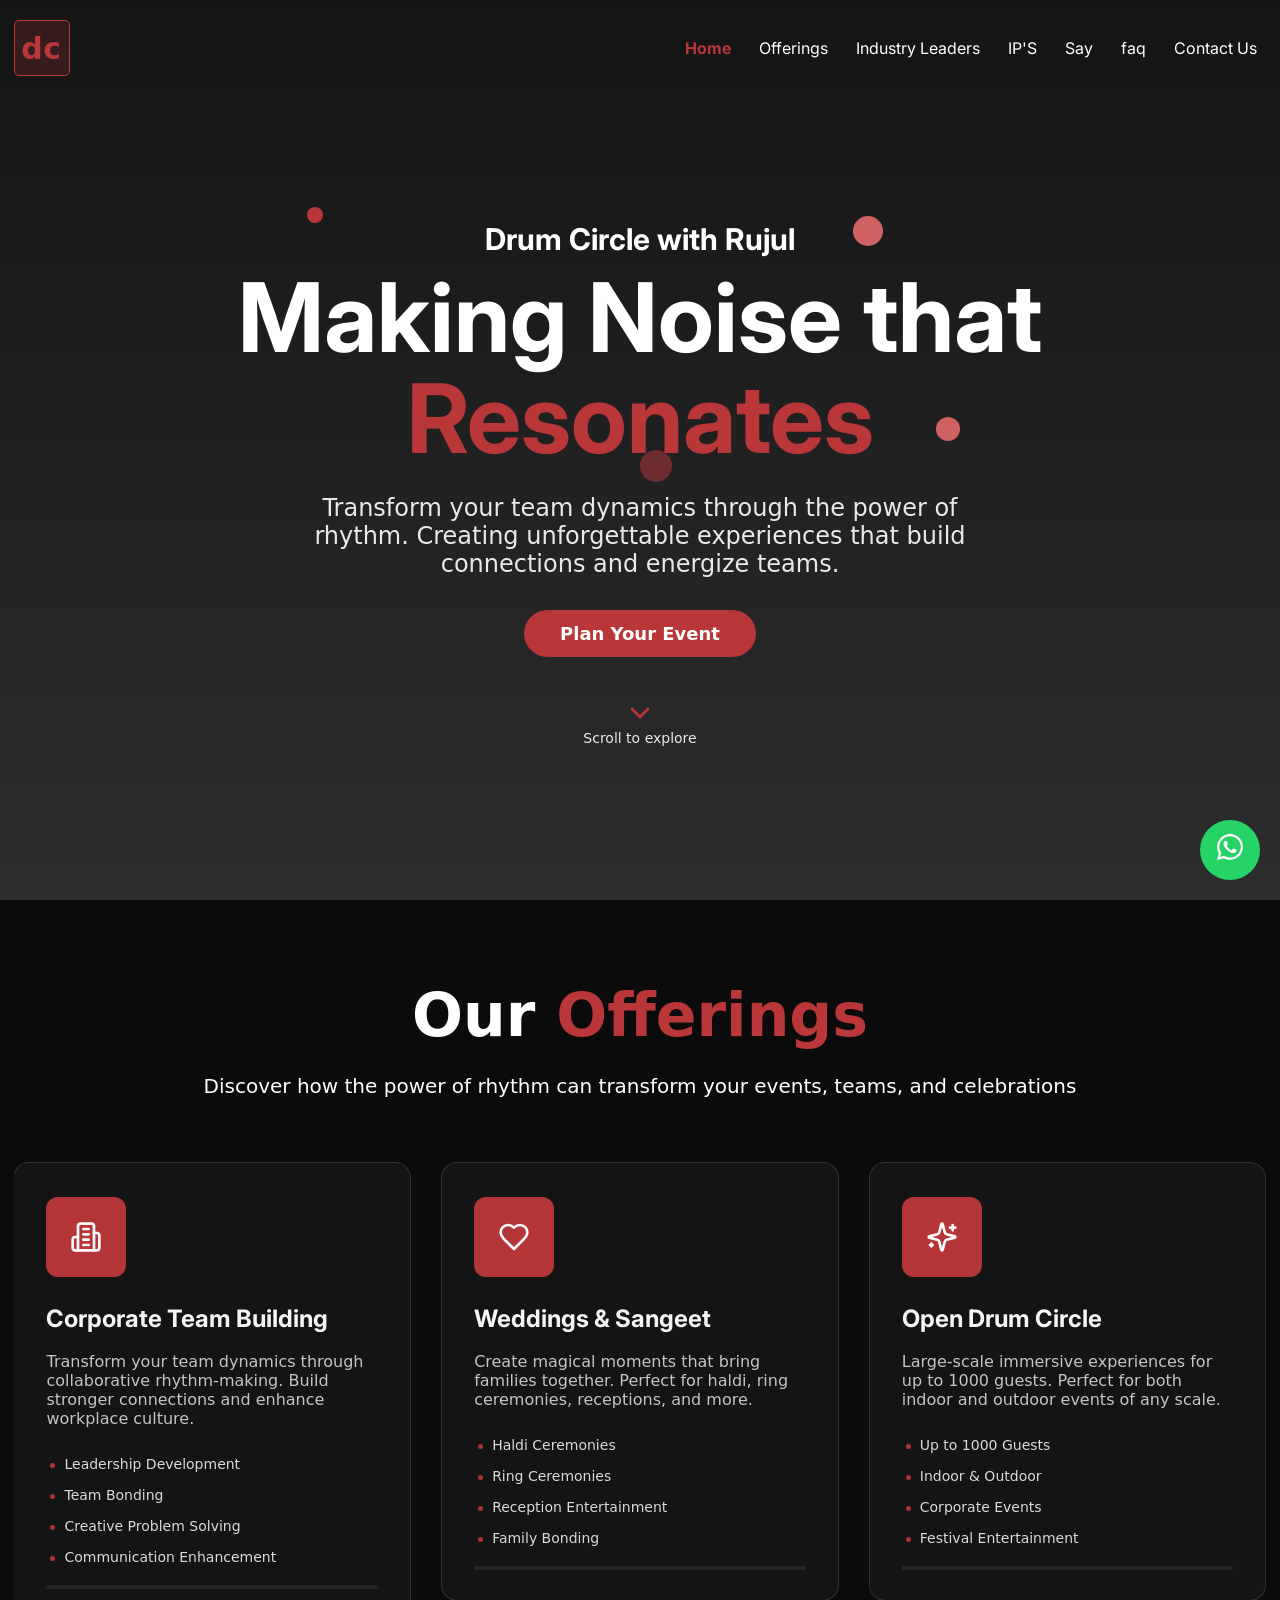
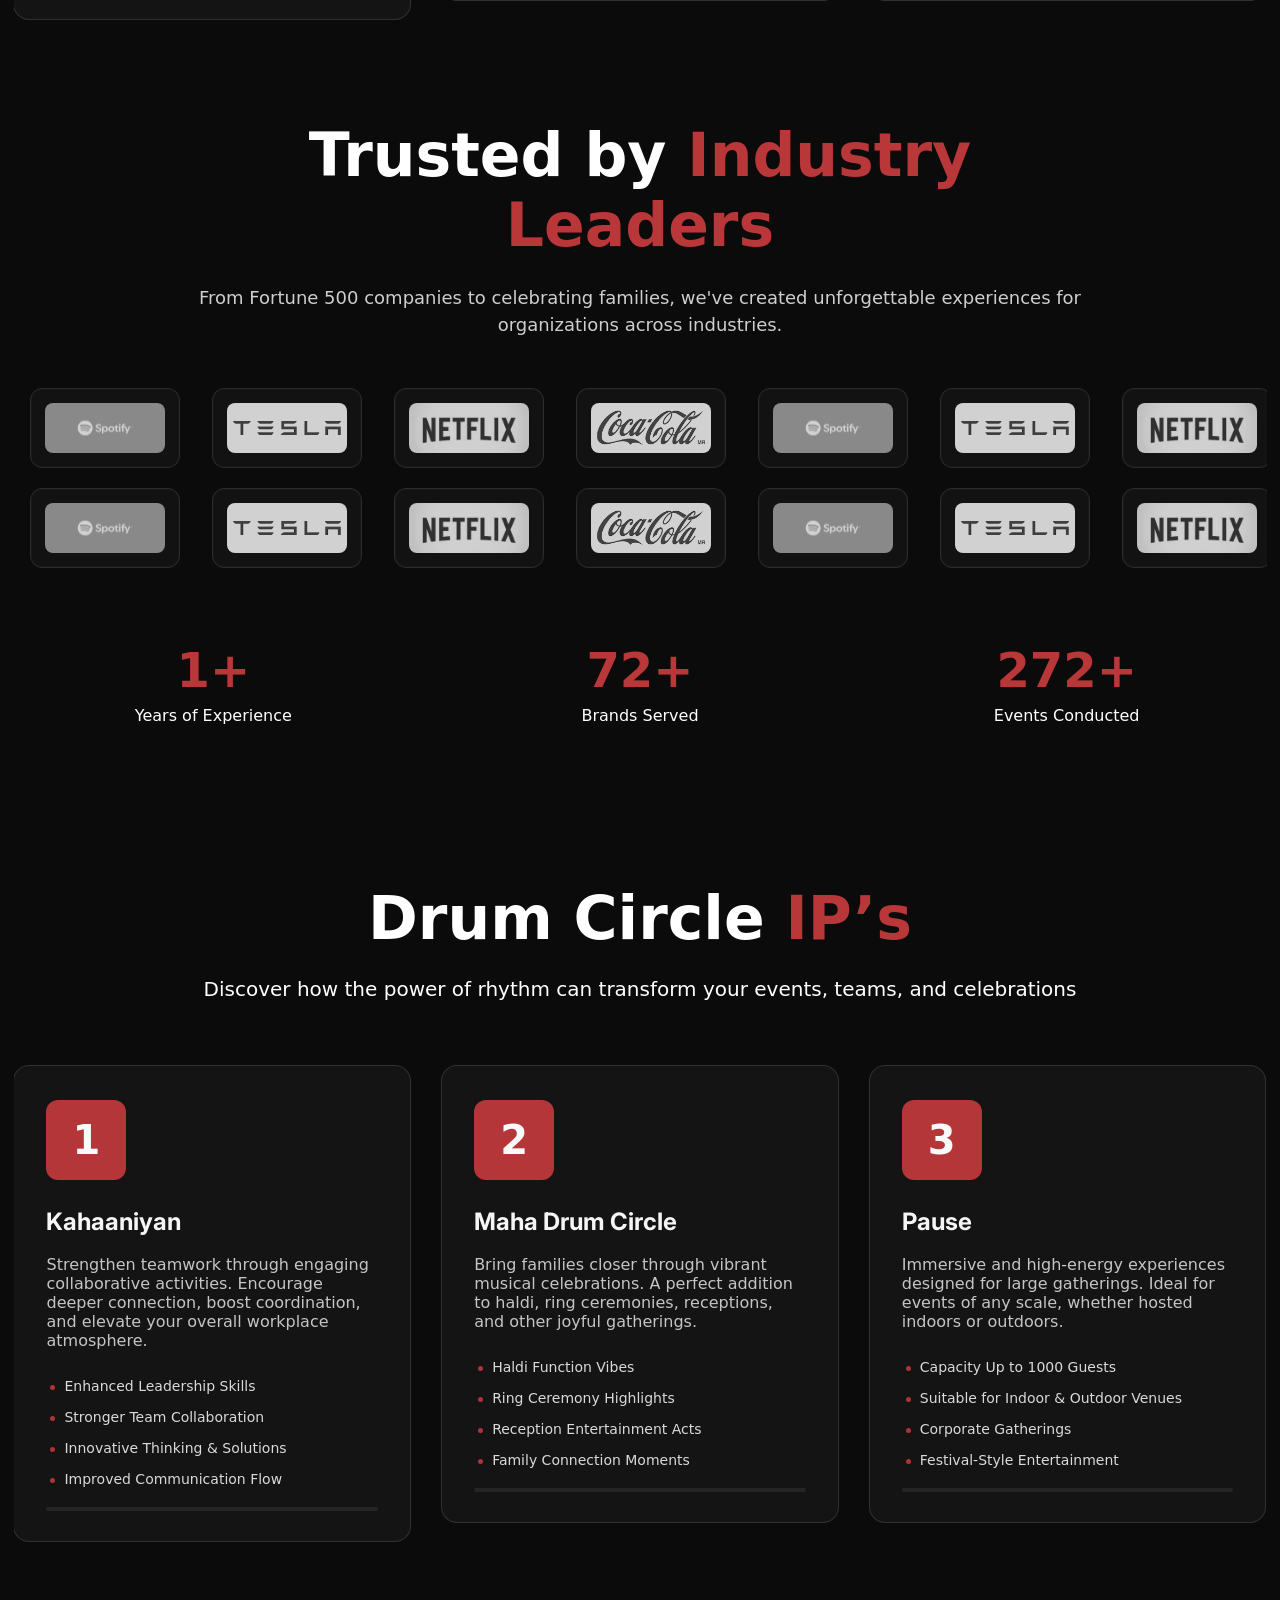
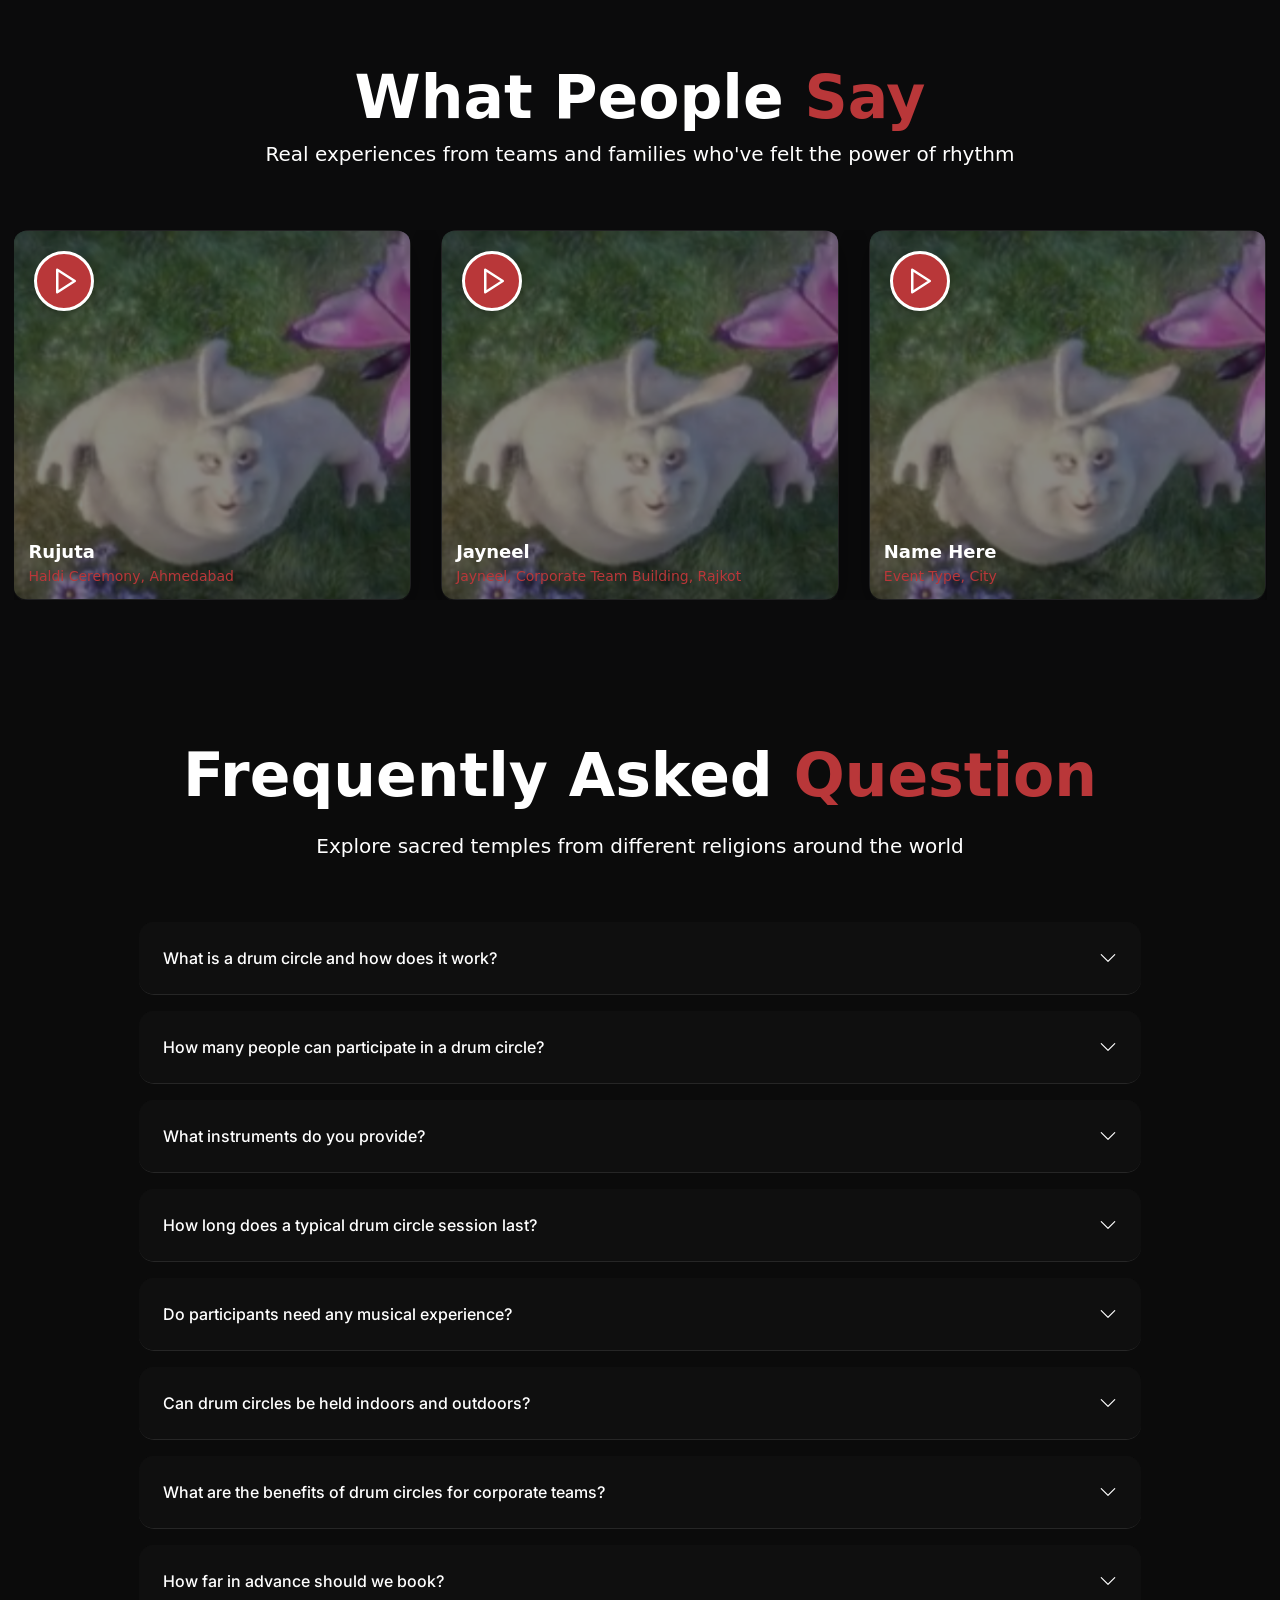
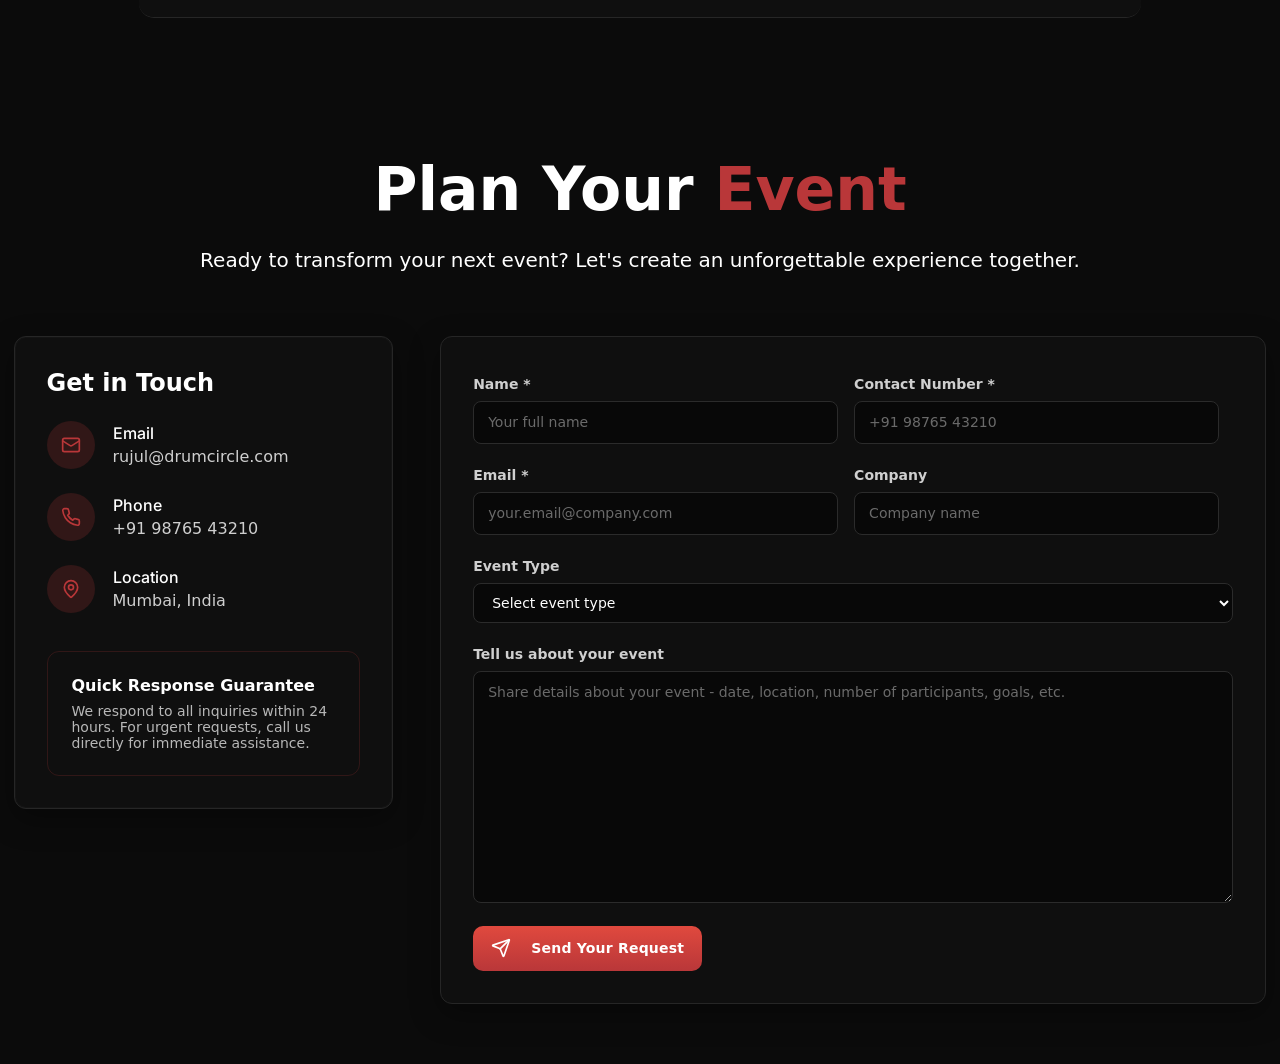
<file: index.html>
<!DOCTYPE html>
<html lang="en">
  <head>
    <meta charset="utf-8" />
    <meta http-equiv="X-UA-Compatible" content="IE=edge" />
    <meta http-equiv="Content-Type" content="text/html; charset=utf-8" />
    <meta
      name="viewport"
      content="width=device-width, initial-scale=1.0, maximum-scale=1.0, user-scalable=0"
    />

    <link rel="shortcut icon" href="images/favicon.ico" type="image/x-icon" />
    <link rel="icon" href="images/favicon.ico" type="image/x-icon" />
    <title>Drum Circle</title>
    <link
      rel="stylesheet"
      type="text/css"
      href="assets/css/bootstrap.min.css"
    />
    <link rel="stylesheet" type="text/css" href="assets/css/style.css" />
    <link rel="stylesheet" type="text/css" href="assets/css/custom.css" />
    <!-- Owl Carousel CSS -->
    <link rel="stylesheet" href="https://cdnjs.cloudflare.com/ajax/libs/OwlCarousel2/2.3.4/assets/owl.carousel.min.css" />
    <link rel="stylesheet" href="https://cdnjs.cloudflare.com/ajax/libs/OwlCarousel2/2.3.4/assets/owl.theme.default.min.css" />
  </head>

  <body>
    <div class="main-wapper">
      <!--header-->
      <header>
        <div class="header-main">
          <div class="logo-area">
            <div class="logo">
              <a href="index.html"> dc </a>
            </div>
          </div>
          <div class="rightside">
            <ul class="main-menu">
              <li><a href="#banner" class="active">Home</a></li>
              <li><a href="#offerings">Offerings</a></li>
              <li><a href="#trusted">Industry Leaders</a></li>
              <li><a href="#ips">IP'S</a></li>
              <li><a href="#testimonials">Say</a></li>
              <li><a href="#faq">faq</a></li>
              <li><a href="#contact-us">Contact Us</a></li>
            </ul>
          </div>
          <button class="btn-menu">
            <span></span><span></span><span></span>
          </button>
        </div>
      </header>

      <!-- Banner section -->
      <section>
        <div class="banner-block" id="banner">
          <video class="banner-video" autoplay muted loop playsinline>
            <source src="assets/video/mov_bbb.mp4" type="video/mp4" />
          </video>
          <div class="banner-overlay"></div>
          <div class="banner-content">
            <div class="banner-content-top float-animation">
              <!-- <div class="badge">DC</div> -->
              <h5>Drum Circle with Rujul</h5>
              <h1>Making Noise that <span>Resonates</span></h1>
              <p>
                Transform your team dynamics through the power of rhythm.
                Creating unforgettable experiences that build connections and
                energize teams.
              </p>
              <a href="#contact-us" class="btn-read wc-btn-light"
                >Plan Your Event</a
              >
            </div>
            <div class="banner-bottom">
              <div class="animate-bounce">
                <svg
                  xmlns="http://www.w3.org/2000/svg"
                  width="32"
                  height="32"
                  viewBox="0 0 24 24"
                  fill="none"
                  stroke="currentColor"
                  stroke-width="2"
                  stroke-linecap="round"
                  stroke-linejoin="round"
                  data-lov-id="src/components/Hero.tsx:67:10"
                  data-lov-name="ChevronDown"
                  data-component-path="src/components/Hero.tsx"
                  data-component-line="67"
                  data-component-file="Hero.tsx"
                  data-component-name="ChevronDown"
                  data-component-content="%7B%22className%22%3A%22text-primary%22%7D"
                >
                  <path d="m6 9 6 6 6-6"></path>
                </svg>
              </div>
              <p class="banner-bottom-scroll">Scroll to explore</p>
            </div>
          </div>
          <div class="banner-dot">
            <div class="dots"></div>
            <div class="dots drum-ripple"></div>
            <div class="dots drum-ripple" style="animation-delay: 1s"></div>
            <div class="dots"></div>
          </div>
        </div>
      </section>

      <!-- Our Offerings -->
      <section>
        <div class="our-offerings" id="offerings">
          <div class="container">
            <div class="offerings-head">
              <h2>Our <span>Offerings</span></h2>
              <p>
                Discover how the power of rhythm can transform your events,
                teams, and celebrations
              </p>
            </div>
            <div class="offerings-carousel owl-carousel owl-theme">
              <div class="offering-card offering-new" data-video="assets/video/mov_bbb.mp4">
                
                <div class="card-content">
                  <div class="card-icon">
                    <svg
                      xmlns="http://www.w3.org/2000/svg"
                      width="32"
                      height="32"
                      viewBox="0 0 24 24"
                      fill="none"
                      stroke="currentColor"
                      stroke-width="2"
                      stroke-linecap="round"
                      stroke-linejoin="round"
                      class="lucide lucide-building2 text-white"
                      data-lov-id="src/components/Services.tsx:74:20"
                      data-lov-name="IconComponent"
                      data-component-path="src/components/Services.tsx"
                      data-component-line="74"
                      data-component-file="Services.tsx"
                      data-component-name="IconComponent"
                      data-component-content="%7B%22className%22%3A%22text-white%22%7D"
                    >
                      <path
                        d="M6 22V4a2 2 0 0 1 2-2h8a2 2 0 0 1 2 2v18Z"
                      ></path>
                      <path d="M6 12H4a2 2 0 0 0-2 2v6a2 2 0 0 0 2 2h2"></path>
                      <path d="M18 9h2a2 2 0 0 1 2 2v9a2 2 0 0 1-2 2h-2"></path>
                      <path d="M10 6h4"></path>
                      <path d="M10 10h4"></path>
                      <path d="M10 14h4"></path>
                      <path d="M10 18h4"></path>
                    </svg>
                  </div>
                  <h3>Corporate Team Building</h3>
                  <p>
                    Transform your team dynamics through collaborative
                    rhythm-making. Build stronger connections and enhance
                    workplace culture.
                  </p>
                  <ul class="card-list">
                    <li>Leadership Development</li>
                    <li>Team Bonding</li>
                    <li>Creative Problem Solving</li>
                    <li>Communication Enhancement</li>
                  </ul>
                  <div class="card-hr"></div>
                </div>
              </div>
              <div class="offering-card offering-new" data-video="assets/video/mov_bbb.mp4">
    
                <div class="card-content">
                  <div class="card-icon">
                    <svg
                      xmlns="http://www.w3.org/2000/svg"
                      width="32"
                      height="32"
                      viewBox="0 0 24 24"
                      fill="none"
                      stroke="currentColor"
                      stroke-width="2"
                      stroke-linecap="round"
                      stroke-linejoin="round"
                      class="lucide lucide-heart text-white"
                      data-lov-id="src/components/Services.tsx:74:20"
                      data-lov-name="IconComponent"
                      data-component-path="src/components/Services.tsx"
                      data-component-line="74"
                      data-component-file="Services.tsx"
                      data-component-name="IconComponent"
                      data-component-content="%7B%22className%22%3A%22text-white%22%7D"
                    >
                      <path
                        d="M19 14c1.49-1.46 3-3.21 3-5.5A5.5 5.5 0 0 0 16.5 3c-1.76 0-3 .5-4.5 2-1.5-1.5-2.74-2-4.5-2A5.5 5.5 0 0 0 2 8.5c0 2.3 1.5 4.05 3 5.5l7 7Z"
                      ></path>
                    </svg>
                  </div>
                  <h3>Weddings & Sangeet</h3>
                  <p>
                    Create magical moments that bring families together. Perfect
                    for haldi, ring ceremonies, receptions, and more.
                  </p>
                  <ul class="card-list">
                    <li>Haldi Ceremonies</li>
                    <li>Ring Ceremonies</li>
                    <li>Reception Entertainment</li>
                    <li>Family Bonding</li>
                  </ul>
                  <div class="card-hr"></div>
                </div>
              </div>
              <div class="offering-card offering-new" data-video="assets/video/mov_bbb.mp4">
                 
                <div class="card-content">
                  <div class="card-icon">
                    <svg
                      xmlns="http://www.w3.org/2000/svg"
                      width="32"
                      height="32"
                      viewBox="0 0 24 24"
                      fill="none"
                      stroke="currentColor"
                      stroke-width="2"
                      stroke-linecap="round"
                      stroke-linejoin="round"
                      class="lucide lucide-sparkles text-white"
                      data-lov-id="src/components/Services.tsx:74:20"
                      data-lov-name="IconComponent"
                      data-component-path="src/components/Services.tsx"
                      data-component-line="74"
                      data-component-file="Services.tsx"
                      data-component-name="IconComponent"
                      data-component-content="%7B%22className%22%3A%22text-white%22%7D"
                    >
                      <path
                        d="M9.937 15.5A2 2 0 0 0 8.5 14.063l-6.135-1.582a.5.5 0 0 1 0-.962L8.5 9.936A2 2 0 0 0 9.937 8.5l1.582-6.135a.5.5 0 0 1 .963 0L14.063 8.5A2 2 0 0 0 15.5 9.937l6.135 1.581a.5.5 0 0 1 0 .964L15.5 14.063a2 2 0 0 0-1.437 1.437l-1.582 6.135a.5.5 0 0 1-.963 0z"
                      ></path>
                      <path d="M20 3v4"></path>
                      <path d="M22 5h-4"></path>
                      <path d="M4 17v2"></path>
                      <path d="M5 18H3"></path>
                    </svg>
                  </div>
                  <h3>Open Drum Circle</h3>
                  <p>
                    Large-scale immersive experiences for up to 1000 guests.
                    Perfect for both indoor and outdoor events of any scale.
                  </p>
                  <ul class="card-list">
                    <li>Up to 1000 Guests</li>
                    <li>Indoor & Outdoor</li>
                    <li>Corporate Events</li>
                    <li>Festival Entertainment</li>
                  </ul>
                  <div class="card-hr"></div>
                </div>
              </div>
            </div>
          </div>
        </div>
      </section>

      <!-- Trusted by Industry Leaders -->
      <section>
        <div class="trusted-section" id="trusted">
          <div class="container">
            <div class="trusted-head">
              <h2>Trusted by <span>Industry Leaders</span></h2>
              <p>
                From Fortune 500 companies to celebrating families, we've
                created unforgettable experiences for organizations across
                industries.
              </p>
            </div>
            <div class="brand-block">
              <div class="brand-logs animate-scroll-left">
                <div class="brand-pill">
                  <img
                    src="assets/images/img-1.jpg"
                    class="img-fluid"
                    alt="Apple"
                  />
                </div>
                <div class="brand-pill">
                  <img
                    src="assets/images/img-2.png"
                    class="img-fluid"
                    alt="Netflix"
                  />
                </div>
                <div class="brand-pill">
                  <img
                    src="assets/images/img-3.jpeg"
                    class="img-fluid"
                    alt="Spotify"
                  />
                </div>
                <div class="brand-pill">
                  <img
                    src="assets/images/img-4.png"
                    class="img-fluid"
                    alt="Tesla"
                  />
                </div>

                <div class="brand-pill">
                  <img
                    src="assets/images/img-1.jpg"
                    class="img-fluid"
                    alt="Apple"
                  />
                </div>
                <div class="brand-pill">
                  <img
                    src="assets/images/img-2.png"
                    class="img-fluid"
                    alt="Netflix"
                  />
                </div>
                <div class="brand-pill">
                  <img
                    src="assets/images/img-3.jpeg"
                    class="img-fluid"
                    alt="Spotify"
                  />
                </div>
                <div class="brand-pill">
                  <img
                    src="assets/images/img-4.png"
                    class="img-fluid"
                    alt="Tesla"
                  />
                </div>

                <div class="brand-pill">
                  <img
                    src="assets/images/img-1.jpg"
                    class="img-fluid"
                    alt="Apple"
                  />
                </div>
                <div class="brand-pill">
                  <img
                    src="assets/images/img-2.png"
                    class="img-fluid"
                    alt="Netflix"
                  />
                </div>
                <div class="brand-pill">
                  <img
                    src="assets/images/img-3.jpeg"
                    class="img-fluid"
                    alt="Spotify"
                  />
                </div>
                <div class="brand-pill">
                  <img
                    src="assets/images/img-4.png"
                    class="img-fluid"
                    alt="Tesla"
                  />
                </div>
                <div class="brand-pill">
                  <img
                    src="assets/images/img-1.jpg"
                    class="img-fluid"
                    alt="Apple"
                  />
                </div>
                <div class="brand-pill">
                  <img
                    src="assets/images/img-2.png"
                    class="img-fluid"
                    alt="Netflix"
                  />
                </div>
                <div class="brand-pill">
                  <img
                    src="assets/images/img-3.jpeg"
                    class="img-fluid"
                    alt="Spotify"
                  />
                </div>
                <div class="brand-pill">
                  <img
                    src="assets/images/img-4.png"
                    class="img-fluid"
                    alt="Tesla"
                  />
                </div>
              </div>
            </div>
            <div class="brand-block">
              <div class="brand-logs animate-scroll-right">
                <div class="brand-pill">
                  <img
                    src="assets/images/img-1.jpg"
                    class="img-fluid"
                    alt="Apple"
                  />
                </div>
                <div class="brand-pill">
                  <img
                    src="assets/images/img-2.png"
                    class="img-fluid"
                    alt="Netflix"
                  />
                </div>
                <div class="brand-pill">
                  <img
                    src="assets/images/img-3.jpeg"
                    class="img-fluid"
                    alt="Spotify"
                  />
                </div>
                <div class="brand-pill">
                  <img
                    src="assets/images/img-4.png"
                    class="img-fluid"
                    alt="Tesla"
                  />
                </div>

                <div class="brand-pill">
                  <img
                    src="assets/images/img-1.jpg"
                    class="img-fluid"
                    alt="Apple"
                  />
                </div>
                <div class="brand-pill">
                  <img
                    src="assets/images/img-2.png"
                    class="img-fluid"
                    alt="Netflix"
                  />
                </div>
                <div class="brand-pill">
                  <img
                    src="assets/images/img-3.jpeg"
                    class="img-fluid"
                    alt="Spotify"
                  />
                </div>
                <div class="brand-pill">
                  <img
                    src="assets/images/img-4.png"
                    class="img-fluid"
                    alt="Tesla"
                  />
                </div>

                <div class="brand-pill">
                  <img
                    src="assets/images/img-1.jpg"
                    class="img-fluid"
                    alt="Apple"
                  />
                </div>
                <div class="brand-pill">
                  <img
                    src="assets/images/img-2.png"
                    class="img-fluid"
                    alt="Netflix"
                  />
                </div>
                <div class="brand-pill">
                  <img
                    src="assets/images/img-3.jpeg"
                    class="img-fluid"
                    alt="Spotify"
                  />
                </div>
                <div class="brand-pill">
                  <img
                    src="assets/images/img-4.png"
                    class="img-fluid"
                    alt="Tesla"
                  />
                </div>
                <div class="brand-pill">
                  <img
                    src="assets/images/img-1.jpg"
                    class="img-fluid"
                    alt="Apple"
                  />
                </div>
                <div class="brand-pill">
                  <img
                    src="assets/images/img-2.png"
                    class="img-fluid"
                    alt="Netflix"
                  />
                </div>
                <div class="brand-pill">
                  <img
                    src="assets/images/img-3.jpeg"
                    class="img-fluid"
                    alt="Spotify"
                  />
                </div>
                <div class="brand-pill">
                  <img
                    src="assets/images/img-4.png"
                    class="img-fluid"
                    alt="Tesla"
                  />
                </div>
              </div>
            </div>
            <div id="counter" class="row">
              <div class="col-lg-4">
                <div class="counted-content">
                  <div class="number">
                    <span class="count" data-count="11">0</span>+
                  </div>
                  <p>Years of Experience</p>
                </div>
              </div>
              <div class="col-lg-4">
                <div class="counted-content">
                  <div class="number">
                    <span class="count" data-count="400">0</span>+
                  </div>
                  <p>Brands Served</p>
                </div>
              </div>
              <div class="col-lg-4">
                <div class="counted-content">
                  <div class="number">
                    <span class="count" data-count="1500">0</span>+
                  </div>
                  <p>Events Conducted</p>
                </div>
              </div>
            </div>
          </div>
        </div>
      </section>


      <!-- Our ips -->
      <section>
        <div class="our-offerings" id="ips">
          <div class="container">
            <div class="offerings-head">
              <h2>Drum Circle <span> IP’s </span></h2>
              <p>
                Discover how the power of rhythm can transform your events,
                teams, and celebrations
              </p>
            </div>
            <div class="owl-carousel owl-theme offerings-carousel">
              
              <div class="offering-card" data-video="assets/video/mov_bbb.mp4">
                <div class="bg-video">
                  <video preload="none" muted loop playsinline autoplay>
                    <source src="assets/video/mov_bbb.mp4" type="video/mp4" />
                  </video>
                  <div class="bg-overlay"></div>
                </div>
                <div class="card-content">
                  <div class="card-icon">
                    1
                  </div>
                  <h3>Kahaaniyan</h3>
                 <p>
                    Strengthen teamwork through engaging collaborative activities. Encourage deeper
                    connection, boost coordination, and elevate your overall workplace atmosphere.
                  </p>

                  <ul class="card-list">
                    <li>Enhanced Leadership Skills</li>
                    <li>Stronger Team Collaboration</li>
                    <li>Innovative Thinking & Solutions</li>
                    <li>Improved Communication Flow</li>
                  </ul>
                  <div class="card-hr"></div>
                </div>
              </div>
              <div class="offering-card" data-video="assets/video/mov_bbb.mp4">
                <div class="bg-video">
                  <video preload="none" muted loop playsinline autoplay>
                    <source src="assets/video/mov_bbb.mp4" type="video/mp4" />
                  </video>
                  <div class="bg-overlay"></div>
                </div>
                <div class="card-content">
                  <div class="card-icon">
                     2
                  </div>
                  <h3>Maha Drum Circle</h3>
                  
                  <p>
                    Bring families closer through vibrant musical celebrations. A perfect addition
                    to haldi, ring ceremonies, receptions, and other joyful gatherings.
                  </p>

                  <ul class="card-list">
                    <li>Haldi Function Vibes</li>
                    <li>Ring Ceremony Highlights</li>
                    <li>Reception Entertainment Acts</li>
                    <li>Family Connection Moments</li>
                  </ul>
                  <div class="card-hr"></div>
                </div>
              </div>
              <div class="offering-card" data-video="assets/video/mov_bbb.mp4">
                <div class="bg-video">
                  <video preload="none" muted loop playsinline autoplay>
                    <source src="assets/video/mov_bbb.mp4" type="video/mp4" />
                  </video>
                  <div class="bg-overlay"></div>
                </div>
                <div class="card-content">
                  <div class="card-icon">
                    3
                  </div>
                  <h3>Pause </h3>
                  <p>
                    Immersive and high-energy experiences designed for large gatherings. Ideal for
                    events of any scale, whether hosted indoors or outdoors.
                  </p>

                  <ul class="card-list">
                    <li>Capacity Up to 1000 Guests</li>
                    <li>Suitable for Indoor & Outdoor Venues</li>
                    <li>Corporate Gatherings</li>
                    <li>Festival-Style Entertainment</li>
                  </ul>
                  <div class="card-hr"></div>
                </div>
              </div>
            </div>
          </div>
        </div>
      </section>

      <!-- Video Testimonials -->
      <section>
        <div class="video-testimonials" id="testimonials">
          <div class="container">
            <div class="video-head">
              <h2>What People <span> Say</span></h2>
              <p>
                Real experiences from teams and families who've felt the power
                of rhythm
              </p>
            </div>
            <div class="video-testimonials-carousel owl-carousel owl-theme">
              <div class="video-card">
                <div class="video-shell">
                  <div class="video-wrapper">
                    <img src="assets/images/Screenshot 2026-03-25 225542.png" alt="Rujuta Testimonial" class="video-thumbnail">
                    <video
                      class="card-video"
                      preload="metadata"
                      muted
                      playsinline
                      loop
                    >
                      <source src="assets/video/mov_bbb.mp4" type="video/mp4" />
                    </video>
                    <div class="video-overlay"></div>
                    <div class="play-button">
                      <svg xmlns="http://www.w3.org/2000/svg" width="30" height="30" viewBox="0 0 24 24" fill="none" stroke="currentColor" stroke-width="2" stroke-linecap="round" stroke-linejoin="round">
                        <polygon points="5 3 19 12 5 21 5 3"></polygon>
                      </svg>
                    </div>
                  </div>
                  <div class="video-caption">
                    <div class="name">Rujuta</div>
                    <div class="sub">Haldi Ceremony, Ahmedabad</div>
                  </div>
                </div>
              </div>
              <div class="video-card">
                <div class="video-shell">
                  <div class="video-wrapper">
                    <img src="assets/images/Screenshot 2026-03-25 225542.png" alt="Jayneel Testimonial" class="video-thumbnail">
                    <video
                      class="card-video"
                      preload="metadata"
                      muted
                      playsinline
                      loop
                    >
                      <source src="assets/video/mov_bbb.mp4" type="video/mp4" />
                    </video>
                    <div class="video-overlay"></div>
                    <div class="play-button">
                      <svg xmlns="http://www.w3.org/2000/svg" width="30" height="30" viewBox="0 0 24 24" fill="none" stroke="currentColor" stroke-width="2" stroke-linecap="round" stroke-linejoin="round">
                        <polygon points="5 3 19 12 5 21 5 3"></polygon>
                      </svg>
                    </div>
                  </div>
                  <div class="video-caption">
                    <div class="name">Jayneel</div>
                    <div class="sub">
                      Jayneel, Corporate Team Building, Rajkot
                    </div>
                  </div>
                </div>
              </div>
              <div class="video-card">
                <div class="video-shell">
                  <div class="video-wrapper">
                    <img src="assets/images/Screenshot 2026-03-25 225542.png" alt="Testimonial" class="video-thumbnail">
                    <video
                      class="card-video"
                      preload="metadata"
                      muted
                      playsinline
                      loop
                    >
                      <source src="assets/video/mov_bbb.mp4" type="video/mp4" />
                    </video>
                    <div class="video-overlay"></div>
                    <div class="play-button">
                      <svg xmlns="http://www.w3.org/2000/svg" width="30" height="30" viewBox="0 0 24 24" fill="none" stroke="currentColor" stroke-width="2" stroke-linecap="round" stroke-linejoin="round">
                        <polygon points="5 3 19 12 5 21 5 3"></polygon>
                      </svg>
                    </div>
                  </div>
                  <div class="video-caption">
                    <div class="name">Name Here</div>
                    <div class="sub">Event Type, City</div>
                  </div>
                </div>
              </div>
            </div>
          </div>
        </div>
      </section>

      <!-- FAQ -->
      <section>
        <div class="faq-page" id="faq">
          <div class="container">
            <div class="faq-page-titel">
              <h2>Frequently Asked <span> Question</span></h2>
              <p>
                Explore sacred temples from different religions around the world
              </p>
            </div>
            <div class="accordion" id="accordionExample">
              <div class="accordion-item">
                <div class="accordion-header" id="headingOne">
                  <button
                    class="accordion-button collapsed"
                    type="button"
                    data-bs-toggle="collapse"
                    data-bs-target="#collapseOne"
                    aria-expanded="true"
                    aria-controls="collapseOne"
                  >
                    What is a drum circle and how does it work?
                  </button>
                </div>
                <div
                  id="collapseOne"
                  class="accordion-collapse collapse"
                  aria-labelledby="headingOne"
                  data-bs-parent="#accordionExample"
                >
                  <div class="accordion-body">
                    A drum circle is a group music-making activity where
                    participants sit in a circle and play various percussion
                    instruments. No prior musical experience is needed. Our
                    facilitator guides the session, teaching basic rhythms and
                    building energy through collaborative music-making.
                  </div>
                </div>
              </div>
              <div class="accordion-item">
                <div class="accordion-header" id="headingTwo">
                  <button
                    class="accordion-button collapsed"
                    type="button"
                    data-bs-toggle="collapse"
                    data-bs-target="#collapseTwo"
                    aria-expanded="false"
                    aria-controls="collapseTwo"
                  >
                    How many people can participate in a drum circle?
                  </button>
                </div>
                <div
                  id="collapseTwo"
                  class="accordion-collapse collapse"
                  aria-labelledby="headingTwo"
                  data-bs-parent="#accordionExample"
                >
                  <div class="accordion-body">
                    Our drum circles can accommodate anywhere from 10 to 1000
                    participants. For corporate team building, we typically work
                    with groups of 20-100 people. For large events like weddings
                    or festivals, we can handle much larger crowds with multiple
                    facilitators.
                  </div>
                </div>
              </div>
              <div class="accordion-item">
                <div class="accordion-header" id="headingThree">
                  <button
                    class="accordion-button collapsed"
                    type="button"
                    data-bs-toggle="collapse"
                    data-bs-target="#collapseThree"
                    aria-expanded="false"
                    aria-controls="collapseThree"
                  >
                    What instruments do you provide?
                  </button>
                </div>
                <div
                  id="collapseThree"
                  class="accordion-collapse collapse"
                  aria-labelledby="headingThree"
                  data-bs-parent="#accordionExample"
                >
                  <div class="accordion-body">
                    We provide all necessary instruments including djembes,
                    bongos, shakers, tambourines, and other percussion
                    instruments. All instruments are sanitized and maintained to
                    the highest standards. Participants don't need to bring
                    anything.
                  </div>
                </div>
              </div>
              <div class="accordion-item">
                <div class="accordion-header" id="headingFour">
                  <button
                    class="accordion-button collapsed"
                    type="button"
                    data-bs-toggle="collapse"
                    data-bs-target="#collapseFour"
                    aria-expanded="false"
                    aria-controls="collapseFour"
                  >
                    How long does a typical drum circle session last?
                  </button>
                </div>
                <div
                  id="collapseFour"
                  class="accordion-collapse collapse"
                  aria-labelledby="headingFour"
                  data-bs-parent="#accordionExample"
                >
                  <div class="accordion-body">
                    Sessions typically run 45-90 minutes depending on your
                    needs. Corporate team building sessions are usually 60
                    minutes, while wedding celebrations can be 45-75 minutes. We
                    can customize the duration based on your event schedule.
                  </div>
                </div>
              </div>
              <div class="accordion-item">
                <div class="accordion-header" id="headingFive">
                  <button
                    class="accordion-button collapsed"
                    type="button"
                    data-bs-toggle="collapse"
                    data-bs-target="#collapseFive"
                    aria-expanded="false"
                    aria-controls="collapseFive"
                  >
                    Do participants need any musical experience?
                  </button>
                </div>
                <div
                  id="collapseFive"
                  class="accordion-collapse collapse"
                  aria-labelledby="headingFive"
                  data-bs-parent="#accordionExample"
                >
                  <div class="accordion-body">
                    Absolutely not! Drum circles are designed for everyone,
                    regardless of musical background. Our expert facilitation
                    ensures that even complete beginners feel comfortable and
                    engaged within minutes.
                  </div>
                </div>
              </div>
              <div class="accordion-item">
                <div class="accordion-header" id="headingSix">
                  <button
                    class="accordion-button collapsed"
                    type="button"
                    data-bs-toggle="collapse"
                    data-bs-target="#collapseSix"
                    aria-expanded="false"
                    aria-controls="collapseSix"
                  >
                    Can drum circles be held indoors and outdoors?
                  </button>
                </div>
                <div
                  id="collapseSix"
                  class="accordion-collapse collapse"
                  aria-labelledby="headingSix"
                  data-bs-parent="#accordionExample"
                >
                  <div class="accordion-body">
                    Yes, we conduct drum circles in both indoor and outdoor
                    settings. For outdoor events, we have weather-contingency
                    plans and can provide covered setups if needed. Indoor
                    venues should have adequate space for participants to sit in
                    a circle.
                  </div>
                </div>
              </div>
              <div class="accordion-item">
                <div class="accordion-header" id="headingSeven">
                  <button
                    class="accordion-button collapsed"
                    type="button"
                    data-bs-toggle="collapse"
                    data-bs-target="#collapseSeven"
                    aria-expanded="false"
                    aria-controls="collapseSeven"
                  >
                    What are the benefits of drum circles for corporate teams?
                  </button>
                </div>
                <div
                  id="collapseSeven"
                  class="accordion-collapse collapse"
                  aria-labelledby="headingSeven"
                  data-bs-parent="#accordionExample"
                >
                  <div class="accordion-body">
                    Drum circles break down hierarchies, improve communication,
                    build trust, enhance creativity, reduce stress, and create
                    shared positive experiences. Teams report improved
                    collaboration and stronger relationships after our sessions.
                  </div>
                </div>
              </div>
              <div class="accordion-item">
                <div class="accordion-header" id="headingEight">
                  <button
                    class="accordion-button collapsed"
                    type="button"
                    data-bs-toggle="collapse"
                    data-bs-target="#collapseEight"
                    aria-expanded="false"
                    aria-controls="collapseEight"
                  >
                    How far in advance should we book?
                  </button>
                </div>
                <div
                  id="collapseEight"
                  class="accordion-collapse collapse"
                  aria-labelledby="headingEight"
                  data-bs-parent="#accordionExample"
                >
                  <div class="accordion-body">
                    We recommend booking at least 2-4 weeks in advance,
                    especially during peak event seasons (October-March for
                    weddings, year-round for corporate events). However, we can
                    often accommodate last-minute requests based on
                    availability.
                  </div>
                </div>
              </div>
            </div>
          </div>
        </div>
      </section>

      <!-- contact page -->
      <section> 
        <div class="contact-page" id="contact-us">
          <div class="container">
            <div class="contact-head">
              <h2>Plan Your <span>Event</span></h2>
              <p>
                Ready to transform your next event? Let's create an
                unforgettable experience together.
              </p>
            </div>
            <div class="row">
              <div class="col-lg-4">
                <div class="get-in-touch">
                  <h3>Get in Touch</h3>
                  <ul>
                    <li>
                      <div class="icon-block">
                        <svg
                          xmlns="http://www.w3.org/2000/svg"
                          width="20"
                          height="20"
                          viewBox="0 0 24 24"
                          fill="none"
                          stroke="currentColor"
                          stroke-width="2"
                          stroke-linecap="round"
                          stroke-linejoin="round"
                          class="lucide lucide-mail"
                          data-lov-id="src/components/Contact.tsx:59:20"
                          data-lov-name="Mail"
                          data-component-path="src/components/Contact.tsx"
                          data-component-line="59"
                          data-component-file="Contact.tsx"
                          data-component-name="Mail"
                          data-component-content="%7B%22className%22%3A%22text-primary%22%7D"
                        >
                          <rect
                            width="20"
                            height="16"
                            x="2"
                            y="4"
                            rx="2"
                          ></rect>
                          <path
                            d="m22 7-8.97 5.7a1.94 1.94 0 0 1-2.06 0L2 7"
                          ></path>
                        </svg>
                      </div>
                      <div class="info">
                        <strong>Email</strong>
                        rujul@drumcircle.com
                      </div>
                    </li>
                    <li>
                      <div class="icon-block">
                        <svg
                          xmlns="http://www.w3.org/2000/svg"
                          width="20"
                          height="20"
                          viewBox="0 0 24 24"
                          fill="none"
                          stroke="currentColor"
                          stroke-width="2"
                          stroke-linecap="round"
                          stroke-linejoin="round"
                          class="lucide lucide-phone"
                          data-lov-id="src/components/Contact.tsx:69:20"
                          data-lov-name="Phone"
                          data-component-path="src/components/Contact.tsx"
                          data-component-line="69"
                          data-component-file="Contact.tsx"
                          data-component-name="Phone"
                          data-component-content="%7B%22className%22%3A%22text-primary%22%7D"
                        >
                          <path
                            d="M22 16.92v3a2 2 0 0 1-2.18 2 19.79 19.79 0 0 1-8.63-3.07 19.5 19.5 0 0 1-6-6 19.79 19.79 0 0 1-3.07-8.67A2 2 0 0 1 4.11 2h3a2 2 0 0 1 2 1.72 12.84 12.84 0 0 0 .7 2.81 2 2 0 0 1-.45 2.11L8.09 9.91a16 16 0 0 0 6 6l1.27-1.27a2 2 0 0 1 2.11-.45 12.84 12.84 0 0 0 2.81.7A2 2 0 0 1 22 16.92z"
                          ></path>
                        </svg>
                      </div>
                      <div class="info">
                        <strong>Phone</strong>
                        +91 98765 43210
                      </div>
                    </li>
                    <li>
                      <div class="icon-block">
                        <svg
                          xmlns="http://www.w3.org/2000/svg"
                          width="20"
                          height="20"
                          viewBox="0 0 24 24"
                          fill="none"
                          stroke="currentColor"
                          stroke-width="2"
                          stroke-linecap="round"
                          stroke-linejoin="round"
                          class="lucide lucide-map-pin"
                          data-lov-id="src/components/Contact.tsx:79:20"
                          data-lov-name="MapPin"
                          data-component-path="src/components/Contact.tsx"
                          data-component-line="79"
                          data-component-file="Contact.tsx"
                          data-component-name="MapPin"
                          data-component-content="%7B%22className%22%3A%22text-primary%22%7D"
                        >
                          <path
                            d="M20 10c0 4.993-5.539 10.193-7.399 11.799a1 1 0 0 1-1.202 0C9.539 20.193 4 14.993 4 10a8 8 0 0 1 16 0"
                          ></path>
                          <circle cx="12" cy="10" r="3"></circle>
                        </svg>
                      </div>
                      <div class="info">
                        <strong>Location</strong>
                        Mumbai, India
                      </div>
                    </li>
                  </ul>
                  <div class="get-in-touch-info">
                    <h4>Quick Response Guarantee</h4>
                    <p>
                      We respond to all inquiries within 24 hours. For urgent
                      requests, call us directly for immediate assistance.
                    </p>
                  </div>
                </div>
              </div>
              <div class="col-lg-8">
                <div
                  class="wpcf7 js"
                  id="wpcf7-f14-p15-o1"
                  lang="en-US"
                  dir="ltr"
                  data-wpcf7-id="14"
                  bis_skin_checked="1"
                >
                  <form
                    action="/wordpress/contact-page/#wpcf7-f14-p15-o1"
                    method="post"
                    class="wpcf7-form init"
                    aria-label="Contact form"
                    novalidate="novalidate"
                    data-status="init"
                  >
                    <fieldset class="hidden-fields-container">
                      <input type="hidden" name="_wpcf7" value="14" /><input
                        type="hidden"
                        name="_wpcf7_version"
                        value="6.1.2"
                      /><input
                        type="hidden"
                        name="_wpcf7_locale"
                        value="en_US"
                      /><input
                        type="hidden"
                        name="_wpcf7_unit_tag"
                        value="wpcf7-f14-p15-o1"
                      /><input
                        type="hidden"
                        name="_wpcf7_container_post"
                        value="15"
                      /><input
                        type="hidden"
                        name="_wpcf7_posted_data_hash"
                        value=""
                      />
                    </fieldset>
                    <div class="custom-contact-form" bis_skin_checked="1">
                      <div class="form-field half-width" bis_skin_checked="1">
                        <p>
                          <label> Name *</label>
                          <span
                            class="wpcf7-form-control-wrap"
                            data-name="your-name"
                            ><input
                              size="40"
                              maxlength="400"
                              class="wpcf7-form-control wpcf7-text wpcf7-validates-as-required"
                              aria-required="true"
                              aria-invalid="false"
                              placeholder="Your full name"
                              value=""
                              type="text"
                              name="your-name"
                          /></span>
                        </p>
                      </div>
                      <div class="form-field half-width" bis_skin_checked="1">
                        <p>
                          <label> Contact Number *</label>
                          <span
                            class="wpcf7-form-control-wrap"
                            data-name="your-number"
                            ><input
                              size="40"
                              maxlength="400"
                              class="wpcf7-form-control wpcf7-tel wpcf7-validates-as-required wpcf7-text wpcf7-validates-as-tel"
                              aria-required="true"
                              aria-invalid="false"
                              placeholder="+91 98765 43210"
                              value=""
                              type="tel"
                              name="your-number"
                          /></span>
                        </p>
                      </div>
                      <div class="form-field half-width" bis_skin_checked="1">
                        <p>
                          <label> Email *</label>
                          <span
                            class="wpcf7-form-control-wrap"
                            data-name="your-email"
                            ><input
                              size="40"
                              maxlength="400"
                              class="wpcf7-form-control wpcf7-email wpcf7-validates-as-required wpcf7-text wpcf7-validates-as-email"
                              aria-required="true"
                              aria-invalid="false"
                              placeholder="your.email@company.com"
                              value=""
                              type="email"
                              name="your-email"
                          /></span>
                        </p>
                      </div>
                      <div class="form-field half-width" bis_skin_checked="1">
                        <p>
                          <label> Company</label>
                          <span
                            class="wpcf7-form-control-wrap"
                            data-name="your-company"
                            ><input
                              size="40"
                              maxlength="400"
                              class="wpcf7-form-control wpcf7-text"
                              aria-invalid="false"
                              placeholder="Company name"
                              value=""
                              type="text"
                              name="your-company"
                          /></span>
                        </p>
                      </div>
                      <div class="form-field full-width" bis_skin_checked="1">
                        <p>
                          <label> Event Type</label><br />
                          <span
                            class="wpcf7-form-control-wrap"
                            data-name="event-type"
                            ><select
                              class="wpcf7-form-control wpcf7-select"
                              aria-invalid="false"
                              name="event-type"
                            >
                              <option value="">Select event type</option>
                              <option value="Corporate Team Building">
                                Corporate Team Building
                              </option>
                              <option value="Wedding &amp; Sangeet">
                                Wedding &amp; Sangeet
                              </option>
                              <option value="Open Drum Circle">
                                Open Drum Circle
                              </option>
                              <option value="Other">Other</option>
                            </select></span
                          >
                        </p>
                      </div>
                      <div class="form-field full-width" bis_skin_checked="1">
                        <p>
                          <label> Tell us about your event </label><br />
                          <span
                            class="wpcf7-form-control-wrap"
                            data-name="your-message"
                          >
                            <textarea
                              cols="30"
                              rows="10"
                              maxlength="2000"
                              class="wpcf7-form-control wpcf7-textarea"
                              aria-invalid="false"
                              placeholder="Share details about your event - date, location, number of participants, goals, etc."
                              name="your-message"
                            ></textarea>
                          </span>
                        </p>
                      </div>
                      <div class="form-submit" bis_skin_checked="1">
                        <p>
                          <svg
                            xmlns="http://www.w3.org/2000/svg"
                            width="20"
                            height="20"
                            viewBox="0 0 24 24"
                            fill="none"
                            stroke="currentColor"
                            stroke-width="2"
                            stroke-linecap="round"
                            stroke-linejoin="round"
                            class="lucide lucide-send mr-2"
                            data-lov-id="src/components/Contact.tsx:182:18"
                            data-lov-name="Send"
                            data-component-path="src/components/Contact.tsx"
                            data-component-line="182"
                            data-component-file="Contact.tsx"
                            data-component-name="Send"
                            data-component-content="%7B%22className%22%3A%22mr-2%22%7D"
                          >
                            <path
                              d="M14.536 21.686a.5.5 0 0 0 .937-.024l6.5-19a.496.496 0 0 0-.635-.635l-19 6.5a.5.5 0 0 0-.024.937l7.93 3.18a2 2 0 0 1 1.112 1.11z"
                            ></path>
                            <path d="m21.854 2.147-10.94 10.939"></path>
                          </svg>
                          <input
                            class="wpcf7-form-control wpcf7-submit has-spinner btn btn-danger w-100"
                            type="submit"
                            value="  Send Your Request"
                          /><span class="wpcf7-spinner"></span>
                        </p>
                      </div>
                    </div>
                    <div
                      class="wpcf7-response-output"
                      aria-hidden="true"
                      bis_skin_checked="1"
                    ></div>
                  </form>
                </div>
              </div>
            </div>
          </div>
        </div>
      </section>

      <a
        class="whatsapp-help"
        target="_blank"
        href="https://api.whatsapp.com/send?phone=919350711111&amp;text=Hi"
        ><div class="icon">
          <svg
            width="26"
            height="26"
            viewBox="0 0 20 20"
            fill="none"
            xmlns="http://www.w3.org/2000/svg"
          >
            <path
              d="M17.05 2.91005C16.1331 1.98416 15.0411 1.25002 13.8376 0.750416C12.634 0.250812 11.3431 -0.00426317 10.04 5.38951e-05C4.58005 5.38951e-05 0.130049 4.45005 0.130049 9.91005C0.130049 11.6601 0.590049 13.3601 1.45005 14.8601L0.0500488 20.0001L5.30005 18.6201C6.75005 19.4101 8.38005 19.8301 10.04 19.8301C15.5 19.8301 19.9501 15.3801 19.9501 9.92005C19.9501 7.27005 18.92 4.78005 17.05 2.91005ZM10.04 18.1501C8.56005 18.1501 7.11005 17.7501 5.84005 17.0001L5.54005 16.8201L2.42005 17.6401L3.25005 14.6001L3.05005 14.2901C2.2276 12.9771 1.79097 11.4593 1.79005 9.91005C1.79005 5.37005 5.49005 1.67005 10.03 1.67005C12.23 1.67005 14.3 2.53005 15.85 4.09005C16.6177 4.85392 17.226 5.7626 17.6397 6.76338C18.0534 7.76417 18.2642 8.83714 18.26 9.92005C18.28 14.4601 14.58 18.1501 10.04 18.1501ZM14.56 11.9901C14.31 11.8701 13.09 11.2701 12.87 11.1801C12.64 11.1001 12.48 11.0601 12.31 11.3001C12.14 11.5501 11.67 12.1101 11.53 12.2701C11.39 12.4401 11.24 12.4601 10.99 12.3301C10.74 12.2101 9.94005 11.9401 9.00005 11.1001C8.26005 10.4401 7.77005 9.63005 7.62005 9.38005C7.48005 9.13005 7.60005 9.00005 7.73005 8.87005C7.84005 8.76005 7.98005 8.58005 8.10005 8.44005C8.22005 8.30005 8.27005 8.19005 8.35005 8.03005C8.43005 7.86005 8.39005 7.72005 8.33005 7.60005C8.27005 7.48005 7.77005 6.26005 7.57005 5.76005C7.37005 5.28005 7.16005 5.34005 7.01005 5.33005H6.53005C6.36005 5.33005 6.10005 5.39005 5.87005 5.64005C5.65005 5.89005 5.01005 6.49005 5.01005 7.71005C5.01005 8.93005 5.90005 10.1101 6.02005 10.2701C6.14005 10.4401 7.77005 12.9401 10.25 14.0101C10.84 14.2701 11.3 14.4201 11.66 14.5301C12.25 14.7201 12.79 14.6901 13.22 14.6301C13.7 14.5601 14.69 14.0301 14.89 13.4501C15.1 12.8701 15.1 12.3801 15.03 12.2701C14.96 12.1601 14.81 12.1101 14.56 11.9901Z"
              fill="white"
            ></path>
          </svg>
        </div>
      </a>
    </div>

    <script src="assets/js/jquery-3.1.1.js"></script>
    <script src="assets/js/bootstrap.min.js"></script>
    <script src="assets/js/custom.js"></script>
    <!-- Owl Carousel JS -->
    <script src="https://cdnjs.cloudflare.com/ajax/libs/OwlCarousel2/2.3.4/owl.carousel.min.js"></script>
    <script>
      $(document).ready(function () {

        var counted = 0;
        $(window).scroll(function () {
          var oTop = $("#counter").offset().top - window.innerHeight;
          if (counted == 0 && $(window).scrollTop() > oTop) {
            $(".count").each(function () {
              var $this = $(this),
                countTo = $this.attr("data-count");
              $({ countNum: $this.text() }).animate(
                {
                  countNum: countTo,
                },
                {
                  duration: 4000,
                  easing: "swing",
                  step: function () {
                    $this.text(Math.floor(this.countNum));
                  },
                  complete: function () {
                    $this.text(this.countNum);
                  },
                }
              );
            });
            counted = 1;
          }
        });
      });
    </script>
  </body>
</html>
</file>
<file: assets/css/style.css>
@import url("https://fonts.googleapis.com/css2?family=Inter:wght@100..900&family=Kalam:wght@700&display=swap");

*::before,
*::after {
  box-sizing: border-box;
  -webkit-box-sizing: border-box;
  -moz-box-sizing: border-box;
  -o-box-sizing: border-box;
  -ms-box-sizing: border-box;
  outline: none;
}

:root {
  --main-color: #b93739;
  --font-inter: "Inter", sans-serif;
}

/* Owl Carousel Custom Navigation */
.offerings-carousel .owl-nav {
  
    position: absolute;
    top: auto;
    transform: translateY(-50%);
    width: 100%;
    display: flex;
    justify-content: space-between;
    padding: 0;
    pointer-events: none;
    bottom: -80px;
  display:none;
}

.offerings-carousel .owl-nav button {
  width: 50px;
  height: 50px;
  background: var(--main-color) !important;
  border-radius: 50% !important;
  border: 2px solid #fff;
  color: #fff !important;
  font-size: 18px;
  display: flex;
  align-items: center;
  justify-content: center;
  cursor: pointer;
  transition: all 0.3s ease;
  pointer-events: all;
  box-shadow: 0 4px 15px rgba(185, 55, 57, 0.3);
}

.offerings-carousel .owl-nav button:hover {
  background: #8a292b !important;
  transform: scale(1.1);
  box-shadow: 0 6px 20px rgba(185, 55, 57, 0.4);
}

.offerings-carousel .owl-nav button.owl-prev {
  left: -25px;
}

.offerings-carousel .owl-nav button.owl-next {
  right: -25px;
}

.offerings-carousel .owl-nav button span {
  font-size: 20px;
  font-weight: bold;
  line-height: 1;
}

/* Video Testimonials Thumbnail and Play Button Styles */
.video-wrapper {
  position: relative;
  overflow: hidden;
  cursor: pointer;
}

.video-wrapper .video-thumbnail {
  position: absolute;
  top: 0;
  left: 0;
  width: 100%;
  height: 100%;
  object-fit: cover;
  z-index: 1;
  transition: opacity 0.3s ease;
}

.video-wrapper video {
  position: absolute;
  top: 0;
  left: 0;
  width: 100%;
  height: 100%;
  object-fit: cover;
  z-index: 2;
  opacity: 0;
  transition: opacity 0.3s ease;
}

.video-wrapper.playing .video-thumbnail {
  opacity: 0;
}

.video-wrapper.playing video {
  opacity: 1;
}

/* Keep video caption always visible */
.video-caption {
  position: relative;
  z-index: 10;
  pointer-events: none;
  transition: opacity 0.3s ease;
}

/* Hide caption when video is playing */
.video-wrapper.playing ~ .video-caption {
  opacity: 0;
}

/* Video testimonials play button always visible */
.video-wrapper .play-button {
  opacity: 1;
  pointer-events: auto;
}

/* Video testimonials hover effect */
.video-wrapper:hover .video-thumbnail {
  opacity: 0.7;
  filter: brightness(0.8);
}

.video-wrapper:hover .play-button {
  opacity: 1;
  background: #ff6b6b;
  transform: translate(-50%, -50%) scale(1.1);
  box-shadow: 0 6px 20px rgba(255, 107, 107, 0.4);
}

.video-wrapper:hover .video-overlay {
  background: linear-gradient(45deg, rgba(255, 107, 107, 0.3), rgba(255, 107, 107, 0.1));
}

/* Video testimonials play button positioning */
.video-wrapper .play-button {
  position: absolute;
  top: 50px;
  left: 50px;
  transform: translate(-50%, -50%);
  z-index: 100;
  width: 60px;
  height: 60px;
  background: var(--main-color);
  border-radius: 50%;
  display: flex;
  align-items: center;
  justify-content: center;
  cursor: pointer;
  transition: all 0.3s ease;
  border: 3px solid #fff;
  box-shadow: 0 4px 15px rgba(0, 0, 0, 0.3);
  pointer-events: auto;
  opacity: 1;
}

/* Pause icon styles */
.video-wrapper.playing .play-button svg polygon {
  display: none;
}

.video-wrapper.playing .play-button::before {
  content: '';
  position: absolute;
  width: 16px;
  height: 20px;
  background: #fff;
  left: 50%;
  top: 50%;
  transform: translate(-50%, -50%);
  border-radius: 2px;
}

/* Video testimonials click feedback effect */
.video-wrapper.clicked {
  transform: scale(0.98);
  filter: brightness(1.1);
}

.video-wrapper.clicked .play-button {
  background: #ff4757;
  transform: translate(-50%, -50%) scale(1.2);
  box-shadow: 0 8px 25px rgba(255, 71, 87, 0.5);
}

.video-wrapper.clicked .video-overlay {
  background: rgba(255, 71, 87, 0.2);
}


.video-thumbnail {
  position: absolute;
  top: 0;
  left: 0;
  width: 100%;
  height: 100%;
  object-fit: cover;
  z-index: 1;
  transition: opacity 0.3s ease;
}









.play-button {
    position: absolute;
    top: 72px;
    right: 10px;
    transform: translate(-50%, -50%);
    z-index: 100;
    width: 60px;
    height: 60px;
    background: var(--main-color);
    border-radius: 50%;
    display: flex;
    align-items: center;
    justify-content: center;
    cursor: pointer;
    transition: all 0.3s ease;
    border: 3px solid #fff;
    box-shadow: 0 4px 15px rgba(0, 0, 0, 0.3);
    pointer-events: auto;
    opacity: 1;
} 

.play-button:hover {
  background: #8a292b;
  transform: translate(-50%, -50%) scale(1.1);
  box-shadow: 0 6px 20px rgba(0, 0, 0, 0.4);
}

.play-button svg {
  color: #fff;
  margin-left: 3px;
}




html,
body {
  font-weight: 400;
  font-size: 18px;
  line-height: 1.5;
  padding: 0;
  margin: 0;
}
html {
  scroll-behavior: smooth;
}

a {
  color: #004e5a;
  text-decoration: none;
  transition: all 0.5s ease;
  -webkit-transition: all 0.5s ease;
  -moz-transition: all 0.5s ease;
  display: inline-block;
}

.container {
  max-width: 1280px;
}

/* .main-wapper{padding: 90px 0 0 0;} */

header {
  position: fixed;
  width: 100%;
  top: 0px;
  z-index: 999;
  transition: all 0.5s ease;
  background: transparent;
}
header .header-main {
  display: flex;
  justify-content: space-between;
  padding: 20px 13.5px;
  max-width: 1467px;
  margin: auto;
  align-items: center;
}

header .header-main .logo img {
  width: 100%;
}
header .header-main .logo a {
  width: 56px;
  height: 56px;
  border-radius: 5px;
  background: #b9373933;
  border: 1px solid #b93739;
  color: #fff;
  display: inline-flex;
  align-items: center;
  justify-content: center;
  margin: 0;
  font-weight: 700;
  letter-spacing: 0.5px;
  font-size: 30px;
  color: var(--main-color);
  transition: all 0.5s ease;
}
header .header-main .rightside {
  display: flex;
  align-items: center;
}
header .header-main .rightside ul.main-menu {
  display: flex;
  justify-content: space-between;
  margin: 0px;
  padding: 0px;
  list-style: none;
}
header .header-main .rightside ul.main-menu li {
  margin-left: 25px;
  transition: all 0.5s ease;
}
header .header-main .rightside ul.main-menu li a {
  color: #fff;
  font-size: 16px;
  font-weight: 400;
  font-family: var(--font-inter);
  padding: 5px 10px;
  font-weight: 400;
  position: relative;
  transition: all 0.5s ease;
  -webkit-transition: all 0.5s ease;
  -moz-transition: all 0.5s ease;
}
header .header-main .rightside ul.main-menu li a:hover,
header .header-main .rightside ul.main-menu li a.active {
  color: var(--main-color);
  font-weight: 700;
  transition: all 0.5s ease;
  -webkit-transition: all 0.5s ease;
  -moz-transition: all 0.5s ease;
}
header.fixed {
  transition: all 0.5s ease;
  position: fixed;
  top: 0;
  background: rgba(11, 11, 11, 0.85);
  backdrop-filter: blur(6px);
  border-bottom: 1px solid #262626;
}
header.fixed .header-main {
  padding: 12px 13.5px;
}
header.fixed .header-main .rightside ul.main-menu li {
  margin-left: 15px;
  transition: all 0.5s ease;
}
header.fixed .header-main .rightside ul.main-menu li a {
  padding: 4px 6px;
  transition: all 0.5s ease;
  font-size: 15px;
}
header.fixed .header-main .logo {
  width: 220px;
  transition: all 0.5s ease;
}
header.fixed .header-main .rightside .btn-read {
  transition: all 0.5s ease;
  font-size: 14px;
  line-height: 15px;
  min-width: 140px;
  padding: 14px 5px;
  margin-left: 30px;
}
header.fixed .header-main .logo a {
  width: 46px;
  height: 46px;
  font-size: 22px;
}
.btn-menu {
  width: 22px;
  height: 22px;
  border: none;
  background: transparent;
  position: relative;
  padding: 0px;
  transition: all 0.5s ease;
  margin-left: 15px;
  display: none;
}
.btn-menu span {
  width: 100%;
  height: 2px;
  background: var(--main-color);
  display: block;
  transition: all 0.5s ease;
}
.btn-menu span:nth-of-type(3n + 1) {
  position: absolute;
  top: 0px;
  left: 0px;
  transition: all 0.5s ease;
}
.btn-menu span:nth-of-type(3n + 2) {
  position: absolute;
  top: 10px;
  width: 70%;
  left: 0px;
  transition: all 0.5s ease;
}
.btn-menu span:nth-of-type(3n + 3) {
  position: absolute;
  bottom: 0px;
  left: 0px;
  transition: all 0.5s ease;
}
.btn-menu.active span:nth-of-type(3n + 1) {
  transform: rotate(-45deg);
  left: 0px;
  top: 10px;
  transition: all 0.5s ease;
}
.btn-menu.active span:nth-of-type(3n + 2) {
  display: none;
}
.btn-menu.active span:nth-of-type(3n + 3) {
  transform: rotate(45deg);
  left: 0px;
  transition: all 0.5s ease;
  bottom: 10px;
}

/* Banner */
.banner-block {
  position: relative;
  height: 100vh;
  min-height: 480px;
  display: flex;
  align-items: center;
  justify-content: center;
  overflow: hidden;
}
.banner-block .banner-video {
  position: absolute;
  top: 50%;
  left: 50%;
  min-width: 100%;
  min-height: 100%;
  width: auto;
  height: auto;
  transform: translate(-50%, -50%);
  object-fit: cover;
}
.banner-block .banner-overlay {
  position: absolute;
  inset: 0;
  background: linear-gradient(
    180deg,
    hsl(0 0% 3% / 0.95) 0%,
    hsl(0 0% 3% / 0.85) 100%
  );
}
.banner-block .banner-content {
  position: relative;
  z-index: 2;
  text-align: center;
  color: #fff;
  padding: 100px 20px 0 20px;
  max-width: 950px;
}
.banner-block .banner-content .badge {
  width: 96px;
  height: 96px;
  border-radius: 50%;
  background: #b9373933;
  border: 1px solid #b93739;
  color: #fff;
  display: inline-flex;
  align-items: center;
  justify-content: center;
  margin: 0 auto 16px;
  font-weight: 700;
  letter-spacing: 0.5px;
  font-size: 30px;
  color: var(--main-color);
}
.banner-block .banner-content h5 {
  margin: 0 0 10px;
  font-family: var(--font-inter);
  font-size: 30px;
  font-weight: 700;
}
.banner-block .banner-content h1 {
  margin: 0 0 26px;
  font-family: var(--font-inter);
  font-size: 96px;
  line-height: 1.05;
  font-weight: 700;
}
.banner-block .banner-content h1 span {
  color: var(--main-color);
  animation: glow 3s ease-in-out infinite;
}
.banner-block .banner-content p {
  margin: 0 88px 32px 88px;
  opacity: 0.9;
  font-size: 24px;
  line-height: 28px;
}
.banner-block .btn-read {
  background: var(--main-color);
  color: #fff;
  font-weight: 600;
  font-size: 18px;
  border-radius: 33px;
  padding: 10px 36px;
}
.banner-bottom {
  margin-top: 40px;
}
.banner-block .banner-content .banner-bottom .banner-bottom-scroll {
  font-size: 14px;
  color: #fff;
  line-height: 18px;
  text-align: center;
}
.banner-bottom .animate-bounce {
  animation: bounce 3s infinite;
}
.banner-bottom .animate-bounce svg {
  color: var(--main-color);
}
.float-animation {
  animation: float 6s ease-in-out infinite;
}
.banner-dot .dots {
  width: 16px;
  height: 16px;
  border-radius: 50%;
  background: #b93739;
}
.banner-dot .dots:nth-child(1) {
  position: absolute;
  left: 24%;
  top: 23%;
}

.banner-dot .dots:nth-child(2) {
  position: absolute;
  right: 31%;
  top: 24%;
  width: 30px;
  height: 30px;
  background-color: #d06264;
}

.banner-dot .dots:nth-child(3) {
  position: absolute;
  right: 25%;
  bottom: 51%;
  width: 24px;
  height: 24px;
  background-color: #d06264;
}
.banner-dot .dots:nth-child(4) {
  width: 32px;
  height: 32px;
  position: absolute;
  left: 50%;
  opacity: 0.5;
  background-color: #b93739;
}

.drum-ripple {
  animation: drum-ripple 2s ease-out infinite;
}

@keyframes glow {
  0%,
  to {
    box-shadow: 0 0 40px #b937394d;
  }

  50% {
    box-shadow: 0 0 60px #b9373980;
  }
}

@keyframes bounce {
  0%,
  to {
    transform: translateY(-25%);
    animation-timing-function: cubic-bezier(0.8, 0, 1, 1);
  }

  50% {
    transform: none;
    animation-timing-function: cubic-bezier(0, 0, 0.2, 1);
  }
}

@keyframes float {
  0%,
  to {
    transform: translateY(0);
  }

  50% {
    transform: translateY(-20px);
  }
}

@keyframes drum-pulse {
  0%,
  to {
    transform: scale(1);
    opacity: 0.8;
  }

  50% {
    transform: scale(1.1);
    opacity: 1;
  }
}

@keyframes drum-ripple {
  0% {
    transform: scale(0.8);
    opacity: 1;
  }

  to {
    transform: scale(2);
    opacity: 0;
  }
}

h2 {
  font-size: 60px;
  line-height: normal;
  color: #fff;
  font-weight: 700;
  margin: 0 0 24px 0;
  text-align: center;
}
h2 span {
  color: var(--main-color);
}

/* Our Offerings */
.our-offerings {
  padding: 80px 0 40px;
  background: #0b0b0b;
  position: relative;
  transition: transform 0.8s ease-in-out;
}
.our-offerings .offerings-head {
  margin-bottom: 64px;
}
.our-offerings .offerings-head p {
  font-size: 20px;
  line-height: normal;
  color: #fff;
  text-align: center;
  margin: 0;
}
.offerings-grid {
  display: grid;
  grid-template-columns: repeat(3, 1fr);
  gap: 24px;
}
.offering-card {
  position: relative;
  overflow: hidden;
  border-radius: 16px;
  border: 1px solid rgba(255, 255, 255, 0.12);
  background: #141414;
  color: #e9e9e9;
  min-height: 360px;
  isolation: isolate;
  transition: transform 0.45s ease, box-shadow 0.45s ease, background 0.45s ease,
    border-color 0.45s ease;
}
.offering-card .bg-video {
  position: absolute;
  inset: 0;
  z-index: 0;
  opacity: 0;
  transform: scale(1.05);
  transition: opacity 0.7s ease, transform 1s cubic-bezier(0.2, 0.8, 0.2, 1);
  pointer-events: none;
}
.offering-card .bg-video video {
  width: 100%;
  height: 100%;
  object-fit: cover;
  display: block;
}
.offering-card .bg-video .bg-overlay {
  position: absolute;
  inset: 0;
  background: linear-gradient(
    180deg,
    rgba(185, 55, 57, 0.35) 0%,
    rgba(0, 0, 0, 0.65) 100%
  );
  transition: background 0.4s ease;
}
.offering-card .card-content {
  position: relative;
  z-index: 1;
  padding: 32px;
  transition: transform 0.45s ease, opacity 0.45s ease;
  transform: translateY(2px);
  opacity: 0.98;
}
.offering-card .card-icon {
  width: 80px;
  height: 80px;
  border-radius: 12px;
  background: var(--main-color);
  color: #fff;
  display: inline-flex;
  align-items: center;
  justify-content: center;
  font-size: 24px;
  margin-bottom: 24px;
  border: 1px solid #b9373966;
  transition: transform 0.45s ease;
}
.offering-card h3 {
  margin: 0 0 16px;
  font-family: var(--font-inter);
  font-weight: 700;
  color: #fff;
  font-size: 24px;
  transition: color 0.45s ease, transform 0.45s ease, opacity 0.45s ease;
  transform: translateY(4px);
  opacity: 0.98;
}
.offering-card p {
  margin: 0 0 24px;
  line-height: normal;
  font-size: 16px;
  color: #ffffffcc;
  transition: transform 0.45s ease, opacity 0.45s ease;
  transform: translateY(6px);
  opacity: 0.96;
}
.offering-card .card-list {
  margin: 0;
  padding: 0;
  list-style: none;
}
.offering-card .card-list li {
  font-size: 14px;
  padding-left: 18px;
  font-weight: 500;
  margin-bottom: 10px;
  position: relative;
  transition: transform 0.45s ease, opacity 0.45s ease;
  transform: translateY(8px);
  opacity: 0.95;
}
.offering-card .card-list li::after {
  content: "";
  width: 5px;
  height: 5px;
  background-color: var(--main-color);
  position: absolute;
  top: 9px;
  left: 4px;
  border-radius: 50%;
}
.offering-card:hover {
  border-color: #ffffff33;
  box-shadow: 0 8px 24px rgba(0, 0, 0, 0.35);
  /* background: #0b0b0b; */
}
.offering-card:hover .bg-video {
  opacity: 0.2;
  transform: scale(1);
}
.offering-card:hover .bg-video .bg-overlay {
  background: linear-gradient(
    180deg,
    rgba(185, 55, 57, 0.15) 0%,
    rgba(0, 0, 0, 0.35) 100%
  );
}
.offering-card .card-content .card-hr {
  width: 100%;
  height: 4px;
  background-color: #262626;
  margin-top: 25px;
  border-radius: 5px;
}
.offering-card:hover .card-icon {
  transform: scale(1.1);
}
.offering-card:hover h3 {
  color: var(--main-color);
}
.offering-card:hover .card-content {
  transform: translateY(0);
  opacity: 1;
}
.offering-card:hover .card-content h3,
.offering-card:hover .card-content p,
.offering-card:hover .card-content .card-list li {
  transform: translateY(0);
  opacity: 1;
}
@media (max-width: 991px) {
  .offerings-grid {
    grid-template-columns: 1fr;
    gap: 18px;
  }
  .offering-card {
    min-height: 320px;
  }
}

/* Faq Page */
.faq-page {
  padding: 60px 0;
  position: relative;
  background-color: #0b0b0b;
}
.faq-page .faq-page-titel {
  margin-bottom: 64px;
}
.faq-page p {
  font-size: 20px;
  line-height: normal;
  color: #fff;
  text-align: center;
  margin: 0;
}
.faq-page .accordion {
  width: 80%;
  margin: 0px auto;
}
.faq-page .accordion .accordion-item {
  border: 0;
  border-bottom: 1px solid #262626;
  border-radius: 15px !important;
  margin: 0 0 16px 0;
  background: #0f0f0f;
  transition: transform 0.35s ease, box-shadow 0.35s ease, background 0.35s ease,
    border-color 0.35s ease;
}
.faq-page .accordion .accordion-button {
  border-radius: 0px !important;
  font-family: var(--font-inter);
  font-size: 16px;
  font-weight: 500;
  color: #fff;
  padding: 21px 24px;
  line-height: 30px;
  background: #0f0f0f;
  position: relative;
  border-radius: 15px !important;
  transition: background 0.35s ease, color 0.35s ease, box-shadow 0.35s ease,
    transform 0.35s ease;
}
.faq-page .accordion .accordion-button span {
  position: absolute;
  top: -1px;
  left: 20px;
  line-height: 70px;
  font-size: 44px;
  color: #662314;
  font-weight: 700;
  opacity: 0.5;
}
.faq-page .accordion .accordion-button:focus {
  box-shadow: none;
}
.faq-page .accordion .accordion-button:not(.collapsed) {
  box-shadow: none;
}
.faq-page .accordion .accordion-body {
  padding: 0 24px 24px 24px;
  font-size: 14px;
  line-height: 24px;
  font-weight: 300;
  color: #ffffffcc;
}
.accordion-button::after {
  width: 18px !important;
  height: 18px !important;
  background-size: contain !important;
  filter: brightness(0) invert(1);
}
.faq-page .accordion .accordion-button:hover {
  color: var(--main-color);
}
.faq-page .accordion .accordion-item:hover {
  transform: scale(1.02);
  box-shadow: 0 0 40px #b937394d;
}

.accordion-item.active {
  background: #000 !important;
  opacity: 1;
}

.faq-page .accordion .accordion-item.active .accordion-button {
  background: #000 !important;
  opacity: 1;
}

/* Trusted by Industry Leaders */
.trusted-section {
  padding: 60px 0 60px;
  background: #0b0b0b;
  position: relative;
  overflow: hidden;
}
.trusted-section .trusted-head {
  max-width: 940px;
  margin: 0 auto 40px;
  text-align: center;
}
.trusted-section .trusted-head p {
  font-size: 18px;
  color: #ffffffcc;
  margin: 0;
}
.brand-block {
  overflow: hidden;
}
.brand-logs {
  display: flex;
  position: relative;
  z-index: 1;
  padding: 10px 0 10px;
}
.brand-pill {
  background: #121212;
  margin: 0 16px;
  color: #e9e9e9;
  border: 1px solid #2b2b2b;
  height: 80px;
  border-radius: 12px;
  display: flex;
  align-items: center;
  justify-content: center;
  font-weight: 600;
  font-size: 16px;
  letter-spacing: 0.2px;
  box-shadow: inset 0 0 0 1px rgba(255, 255, 255, 0.02);
  min-width: 150px;
  padding: 14px;
}
.brand-pill:hover {
  border-color: #3a3a3a;
  background: #0f0f0f;
}
#counter {
  margin-top: 64px;
}
.counted-content {
  text-align: center;
}
.counted-content .number {
  font-size: 48px;
  line-height: normal;
  margin-bottom: 8px;
  color: var(--main-color);
  font-weight: 700;
}
.counted-content p {
  font-size: 16px;
  line-height: normal;
  color: #fff;
  font-weight: 500;
}

/* Brand logos: grayscale default, color on hover */
.brand-pill img {
  max-height: 100%;
  width: 100%;
  border-radius: 12px;
  display: block;
  border-radius: 8px;
  object-fit: cover;
  filter: grayscale(100%) contrast(1) brightness(0.9);
  opacity: 0.9;
  transition: filter 0.35s ease, opacity 0.35s ease, transform 0.35s ease;
}
.brand-pill:hover img {
  filter: none;
  opacity: 1;
  transform: translateY(-2px);
}

.animate-scroll-left {
  animation: scrollLeft 30s linear infinite;
}
.animate-scroll-right {
  animation: scrollRight 30s linear infinite;
}

@keyframes scrollLeft {
  0% {
    transform: translate(0);
  }

  to {
    transform: translate(-50%);
  }
}

@keyframes scrollRight {
  0% {
    transform: translate(-50%);
  }

  to {
    transform: translate(0);
  }
}

/* Video Testimonials */
.video-testimonials {
  padding: 80px 0;
  background: #0b0b0c;
}
.video-testimonials .video-head {
  text-align: center;
  margin-bottom: 64px;
}
.video-testimonials .video-head h2 {
  margin: 0 0 10px 0;
}
.video-testimonials .video-head p {
  font-size: 20px;
  line-height: normal;
  color: #fff;
  text-align: center;
  margin: 0;
}
.video-testimonials .video-grid {
  display: grid;
  grid-template-columns: repeat(3, minmax(0, 1fr));
  gap: 20px;
}
.video-testimonials .video-card {
  background: #131314;
  border: 1px solid rgba(255, 255, 255, 0.06);
  border-radius: 16px;
  padding: 0;
  display: flex;
  box-shadow: 0 2px 0 rgba(255, 255, 255, 0.04), 0 10px 30px rgba(0, 0, 0, 0.35);
  height: 370px;
}
.video-testimonials .video-shell {
  position: relative;
  width: 100%;
  border-radius: 12px;
  overflow: hidden;
}
.video-testimonials .video-wrapper {
  position: relative;
  width: 100%;
  height: 100%;
  background: #000;
}
.video-testimonials .video-wrapper::before {
  content: "";
  display: block;
  padding-top: 177.78%;
}
.video-testimonials .card-video {
  position: absolute;
  inset: 0;
  width: 100%;
  height: 100%;
  object-fit: cover;
}
.video-testimonials .video-overlay {
    position: absolute;
    height: 100%;
    inset: 0;
    left: 0;
    background: rgb(0 0 0 / 46%);
    top: 0;
    z-index: 11;
}
.video-testimonials .video-caption {
  position: absolute;
  left: 14px;
  right: 14px;
  bottom: 14px;
  display: flex;
  flex-direction: column;
  gap: 4px;
  z-index: 1111;
}
.video-testimonials .video-caption .name {
  font-weight: 700;
  font-size: 18px;
  line-height: 22px;
  color: #fff;
}
.video-testimonials .video-caption .designation {
  font-size: 14px;
  line-height: 18px;
  color: rgba(255, 255, 255, 0.9);
}
.video-testimonials .video-caption .sub {
  font-size: 14px;
  line-height: 18px;
  color: var(--main-color);
}
.video-testimonials .video-shell:hover .card-video {
  transform: scale(1.02);
  transition: transform 0.4s ease;
}
.video-testimonials .video-shell .card-video {
  transition: transform 0.4s ease;
}

/* Plan Your Event */
.contact-page {
  padding: 60px 0 60px;
  background: #0b0b0b;
  position: relative;
  overflow: hidden;
}
.contact-page .contact-head {
  margin: 0 auto 64px;
  text-align: center;
}
.contact-page .contact-head p {
  font-size: 20px;
  line-height: normal;
  color: #fff;
  text-align: center;
  margin: 0;
}

/* Left panel */
.contact-page .get-in-touch {
  background: #0f0f0f;
  border: 1px solid #262626;
  border-radius: 12px;
  padding: 32px;
  box-shadow: 0 10px 30px rgba(0, 0, 0, 0.35),
    inset 0 0 0 1px rgba(255, 255, 255, 0.02);
  margin-right: 20px;
  position: relative;
  overflow: visible;
}
.contact-page .get-in-touch::after {
  content: "";
  position: absolute;
  inset: -14px;
  border-radius: 16px;
  pointer-events: none;
  background: radial-gradient(
    240px 160px at 50% -10%,
    rgba(224, 73, 62, 0.35),
    rgba(185, 55, 57, 0.18),
    transparent 70%
  );
  filter: blur(24px);
  opacity: 0;
  transition: opacity 0.35s ease;
  z-index: 0;
}
.contact-page .get-in-touch:hover {
  transform: translateY(-4px);
  border-color: #b93739;
  box-shadow: 0 16px 40px rgba(0, 0, 0, 0.6),
    0 0 0 1px rgba(185, 55, 57, 0.35) inset;
}
.contact-page .get-in-touch:hover::after {
  opacity: 1;
}
.contact-page .get-in-touch h3 {
  color: #fff;
  font-weight: 700;
  margin: 0 0 24px;
  font-size: 24px;
}
.contact-page .get-in-touch .icon-block {
  width: 48px;
  height: 48px;
  border-radius: 50%;
  display: flex;
  align-items: center;
  justify-content: center;
  background: #b9373933;
  color: #d96b6b;
  margin-right: 18px;
}
.contact-page .get-in-touch .icon-block svg {
  color: var(--main-color);
}
.contact-page .get-in-touch ul {
  list-style: none;
  margin: 0 0 14px;
  padding: 0;
}
.contact-page .get-in-touch ul li {
  display: flex;
  align-items: flex-start;
  padding: 0 0 24px;
}
.contact-page .get-in-touch ul li:last-child {
  border-bottom: 0;
}
.contact-page .get-in-touch .info strong {
  display: block;
  color: #fff;
  font-family: var(--font-inter);
  font-size: 16px;
  font-weight: 500;
}
.contact-page .get-in-touch .info {
  color: #ffffffcc;
  font-size: 16px;
}
.contact-page .get-in-touch-info {
  padding: 24px;
  border: 1px solid #b9373933;
  border-radius: 12px;
}
.contact-page .get-in-touch-info h4 {
  font-size: 16px;
  margin: 0 0 8px;
  line-height: normal;
  font-weight: 600;
  color: #fff;
}
.contact-page .get-in-touch-info p {
  font-size: 14px;
  line-height: normal;
  color: #ffffffb3;
  margin: 0;
}
.contact-page .get-in-touch-info {
  transition: border-color 0.3s ease, box-shadow 0.3s ease;
}
.contact-page .get-in-touch:hover .get-in-touch-info {
  border-color: #b93739;
  box-shadow: 0 0 0 1px rgba(185, 55, 57, 0.2) inset;
}
.contact-page .get-in-touch ul li:hover .icon-block {
  background: #b937394d;
}

/* Form layout using existing classes (no class removals) */
.contact-page .custom-contact-form {
  display: flex;
  flex-wrap: wrap;
  gap: 16px;
  background: #0f0f0f;
  border: 1px solid #262626;
  border-radius: 12px;
  padding: 32px;
  box-shadow: 0 10px 30px rgba(0, 0, 0, 0.35);
}
.contact-page .custom-contact-form .form-field {
  margin: 0;
}
.contact-page .custom-contact-form .half-width {
  width: 48%;
}
.contact-page .custom-contact-form .full-width {
  width: 100%;
}
@media (max-width: 767px) {
  .contact-page .custom-contact-form .half-width {
    width: 100%;
  }
}
.contact-page .custom-contact-form label {
  color: #ffffffcc;
  font-weight: 600;
  margin-bottom: 6px;
  display: inline-block;
  font-size: 14px;
}

/* Form controls (preserve .wpcf7-* classes) */
.contact-page .wpcf7-form-control {
  width: 100%;
  background: #080808;
  border: 1px solid #2b2b2b;
  color: #fff;
  border-radius: 8px;
  padding: 10px 14px;
  font-size: 14px;
}
.contact-page .wpcf7-form-control::placeholder {
  color: #ffffff66;
}
.contact-page .wpcf7-form-control:focus {
  outline: 0;
  background: #111;
  border-color: var(--main-color);
  box-shadow: 0 0 0 0.25rem rgba(185, 55, 57, 0.25);
}
.contact-page .wpcf7-textarea {
  min-height: 160px;
  resize: vertical;
}
.contact-page .custom-contact-form .form-field p {
  margin: 0;
}

/* Submit button (keeps existing classes) */
.contact-page .wpcf7-submit {
  background: linear-gradient(180deg, #e0493e 0%, #b93739 100%);
  border: 0;
  border-radius: 10px;
  font-weight: 700;
  letter-spacing: 0.2px;
  padding: 12px 18px;
}

/* Submit icon placement */
.contact-page .form-submit p {
  position: relative;
  margin: 0;
}
.contact-page .form-submit svg {
  position: absolute;
  left: 18px;
  top: 50%;
  transform: translateY(-50%);
  color: #fff;
}
.contact-page .form-submit .wpcf7-submit {
  padding-left: 48px;
  text-align: center;
}

/* Hover effects */
.contact-page .get-in-touch,
.contact-page .custom-contact-form,
.contact-page .wpcf7-submit,
.contact-page .wpcf7-form-control {
  transition: background 0.3s ease, border-color 0.3s ease, box-shadow 0.3s ease,
    transform 0.3s ease, filter 0.3s ease;
}
.contact-page .get-in-touch:hover {
  transform: translateY(-4px);
  border-color: #3a3a3a;
  box-shadow: 0 16px 40px rgba(0, 0, 0, 0.55);
}
.contact-page .custom-contact-form:hover {
  border-color: #3a3a3a;
  box-shadow: 0 16px 40px rgba(0, 0, 0, 0.55);
}
.contact-page .wpcf7-form-control:hover {
  border-color: #3a3a3a;
}
.contact-page .wpcf7-submit:hover {
  box-shadow: 0 6px 14px rgba(185, 55, 57, 0.35);
}
.contact-page .get-in-touch ul li:hover .icon-block {
  background: #b937394d;
}

.whatsapp-help {
  position: fixed;
  bottom: 20px;
  right: 20px;
  text-decoration: none;
  z-index: 1000;
  display: flex;
  align-items: center;
  gap: 10px;
  font-size: 20px;
  font-weight: 700;
  color: #303030;
}

.whatsapp-help .icon {
  background: #25d366;
  width: 60px;
  height: 60px;
  border-radius: 50%;
  color: #fff;
  line-height: 49px;
  font-size: 30px;
  text-align: center;
}
.offering-card .card-icon {
    font-size: 40px;
    font-weight: 600;
}
</file>
<file: assets/css/custom.css>
@media (max-width: 1460px) {
  /* Header */
  header .header-main .logo {
    width: 180px;
  }
  header .header-main .rightside ul.main-menu li {
    margin-left: 8px;
  }
  header.fixed .header-main .rightside ul.main-menu li {
    margin-left: 8px;
    transition: all 0.5s ease;
  }
  header.fixed .header-main .rightside ul.main-menu li a {
    transition: all 0.5s ease;
  }
  header.fixed .header-main .logo {
    width: 170px;
    transition: all 0.5s ease;
  }
}

@media (max-width: 1199px) {
  .video-testimonials {
    padding: 60px 0;
  }
  .video-testimonials .video-grid {
    grid-template-columns: repeat(3, minmax(0, 1fr));
    gap: 16px;
  }
  h2 {
    font-size: 48px;
  }
  .banner-block .banner-content h1 {
    font-size: 72px;
  }
  .banner-block .banner-content p {
    margin: 0 24px 28px 24px;
    font-size: 20px;
    line-height: 26px;
  }
  .our-offerings {
    padding: 60px 0 68x;
  }
  .offerings-grid {
    grid-template-columns: repeat(2, 1fr);
    gap: 20px;
  }
  .trusted-section {
    padding: 50px 0;
  }
  .brand-pill {
    height: 72px;
    min-width: 130px;
  }
  #counter .counted-content .number {
    font-size: 40px;
  }
}

@media (max-width: 991px) {
  header .header-main .logo a {
    width: 46px;
    height: 46px;
  }
  header .header-main {
    padding: 14px 13.5px;
  }
  header.fixed .header-main {
    padding: 10px 13.5px;
  }
  header.fixed .header-main {
    padding: 16px 13.5px;
  }
  header .header-main .logo-area {
    padding: 0 15px 0 0;
    align-items: center;
  }
  header .header-main .rightside {
    display: none;
  }
  header .header-main .logo {
    width: 140px;
  }
  .btn-menu {
    display: block;
  }
  header.fixed {
    top: 0px;
  }
  header.fixed .header-main .logo {
    width: 140px;
  }
  header .header-main .rightside {
    display: flex;
    position: absolute;
    display: flex;
    flex-direction: column;
    top: 70px;
    gap: 10px;
    background: #fff;
    width: 100%;
    left: 100%;
    padding: 10px 0px;
    transition: 0.5s;
    height: 100vh;
    align-items: start;
  }
  header .header-main .rightside.show {
    display: flex;
    left: 0;
    transition: 0.5s;
  }
  header .header-main .rightside.show .btn-read {
    font-size: 16px;
    line-height: 18px;
    padding: 13px 5px;
    min-width: 149px;
    margin: 0 0 0 18px;
  }
  header.fixed .header-main .rightside.show {
    top: 78px;
  }
  header .header-main .rightside ul.main-menu {
    flex-direction: column;
  }
  header.fixed .header-main .rightside.show .btn-read {
    margin: 0 0 0 13px;
  }

  h2 {
    font-size: 40px;
  }
  .video-testimonials {
    padding: 40px 0;
  }
  .video-testimonials .video-head h2 {
    font-size: 24px;
    line-height: 30px;
  }
  .video-testimonials .video-grid {
    grid-template-columns: 1fr;
    gap: 12px;
  }
  .video-testimonials .meta .name {
    font-size: 16px;
    line-height: 20px;
  }
  .video-testimonials .meta .sub {
    font-size: 13px;
    line-height: 16px;
  }

  .video-testimonials .video-grid {
    grid-template-columns: repeat(2, minmax(0, 1fr));
  }

  .banner-block {
    height: 80vh;
  }
  .banner-block .banner-content {
    padding: 80px 16px 0 16px;
  }
  .banner-block .banner-content h5 {
    font-size: 22px;
  }
  .banner-block .banner-content h1 {
    font-size: 52px;
  }
  .banner-block .banner-content p {
    margin: 0 0 24px 0;
    font-size: 18px;
    line-height: 24px;
  }
  .banner-bottom {
    margin-top: 28px;
  }
  .our-offerings {
    padding: 48px 0 68px;
  }
  .offering-card {
    min-height: 300px;
  }
  .trusted-section .trusted-head p {
    font-size: 16px;
  }
  .brand-pill {
    height: 64px;
    min-width: 120px;
  }
  #counter {
    margin-top: 40px;
  }
  .counted-content .number {
    font-size: 38px;
  }
  .faq-page .accordion {
    width: 90%;
  }
  .contact-page {
    padding: 48px 0;
  }
  .contact-page .get-in-touch {
    margin-right: 0;
    margin-bottom: 16px;
  }
}

/* Refine mobile menu colors on white panel */
@media (max-width: 991px) {
  header .header-main .rightside ul.main-menu li a {
    color: #0b0b0b;
  }
}

@media (max-width: 1024px) {
  .offerings-grid {
    grid-template-columns: repeat(1, 1fr);
  }
}

/* Mobile */
@media (max-width: 767px) {
  h2 {
    font-size: 28px;
    margin: 0 0 14px 0;
  }
  .banner-block {
    height: 70vh;
  }
  .banner-block .banner-content {
    padding: 70px 14px 0 14px;
  }
  .banner-block .banner-content h5 {
    font-size: 18px;
  }
  .banner-block .banner-content h1 {
    font-size: 38px;
    line-height: 1.1;
  }
  .banner-block .banner-content p {
    font-size: 14px;
    line-height: 20px;
    margin: 0 0 12px 0;
  }
  .banner-block .btn-read {
    font-size: 14px;
    padding: 8px 18px;
  }
  .banner-bottom {
    margin-top: 22px;
  }

  .our-offerings .offerings-head {
    margin-bottom: 34px;
  }
  .our-offerings .offerings-head p {
    font-size: 14px;
  }
  .our-offerings {
    padding: 36px 0 68px;
  }
  .offerings-grid {
    gap: 16px;
  }
  .offering-card .card-content {
    padding: 20px;
  }
  .offering-card .card-icon {
    width: 64px;
    height: 64px;
    margin-bottom: 14px;
  }
  .offering-card h3 {
    font-size: 20px;
    margin: 0 0 8px;
  }
  .offering-card p {
    font-size: 14px;
    margin: 0 0 14px;
  }
  .offering-card .card-list li {
    margin-bottom: 4px;
  }
  .offerings-grid {
    grid-template-columns: repeat(1, 1fr);
  }

  .trusted-section {
    padding: 40px 0;
  }
  .trusted-section .trusted-head p {
    font-size: 14px;
  }
  .trusted-section .trusted-head {
    margin: 0 0 20px;
  }

  .brand-logs {
    padding: 6px 0;
  }
  .brand-pill {
    height: 56px;
    min-width: 110px;
    margin: 0 10px;
  }
  .counted-content .number {
    font-size: 32px;
  }
  .counted-content p {
    font-size: 14px;
  }

  .video-testimonials .video-card {
    height: auto;
  }
  .video-testimonials .video-grid {
    grid-template-columns: repeat(1, minmax(0, 1fr));
  }
  .video-testimonials .video-card {
    height: 300px;
  }

  .faq-page {
    padding: 40px 0;
  }
  .faq-page .accordion {
    width: 100%;
  }
  .faq-page p {
    font-size: 14px;
  }
  .faq-page .faq-page-titel {
    margin-bottom: 24px;
  }
  .faq-page .accordion .accordion-button {
    font-size: 14px;
    padding: 14px 19px;
    line-height: 22px;
  }
  .contact-page .contact-head p {
    font-size: 14px;
  }

  .contact-page .get-in-touch {
    padding: 20px;
  }
  .contact-page .custom-contact-form {
    padding: 20px;
  }
  .contact-page .get-in-touch h3 {
    margin: 0 0 14px;
    font-size: 20px;
  }
  .contact-page .get-in-touch .icon-block {
    width: 40px;
    height: 40px;
    margin-right: 10px;
  }
  .contact-page .get-in-touch .info strong {
    font-size: 14px;
  }
  .contact-page .get-in-touch .info {
    font-size: 14px;
  }
  .contact-page .get-in-touch-info {
    padding: 18px;
  }

  .contact-page {
    padding: 40px 0;
  }
  .contact-page .form-submit svg {
    left: 14px;
  }
  .contact-page .wpcf7-submit {
    padding: 10px 16px;
  }
  .contact-page .form-submit .wpcf7-submit {
    padding-left: 40px;
  }

  .whatsapp-help .icon {
    background: #25d366;
    width: 50px;
    height: 50px;
    border-radius: 50%;
    color: #fff;
    line-height: 41px;
    font-size: 24px;
    text-align: center;
  }
  .offerings-carousel .owl-nav button { width: 40px; height: 40px; margin: 0  !important;}
  .play-button { top: 55px; right: 0px; width: 40px; height: 40px;   border: 1px solid #fff;}
  .play-button svg { width: 20px; }

  .video-wrapper .play-button {
    top: 40px;
    left: 40px;
    width: 50px;
    height: 50px;
        border: 1px solid #fff;
}


}


/* Small phones */
@media (max-width: 575px) {
  .banner-block .banner-content h1 {
    font-size: 32px;
  }
  .offerings-grid {
    gap: 14px;
  }
  .brand-pill {
    height: 52px;
    min-width: 100px;
    padding: 10px;
  }
}
</file>
